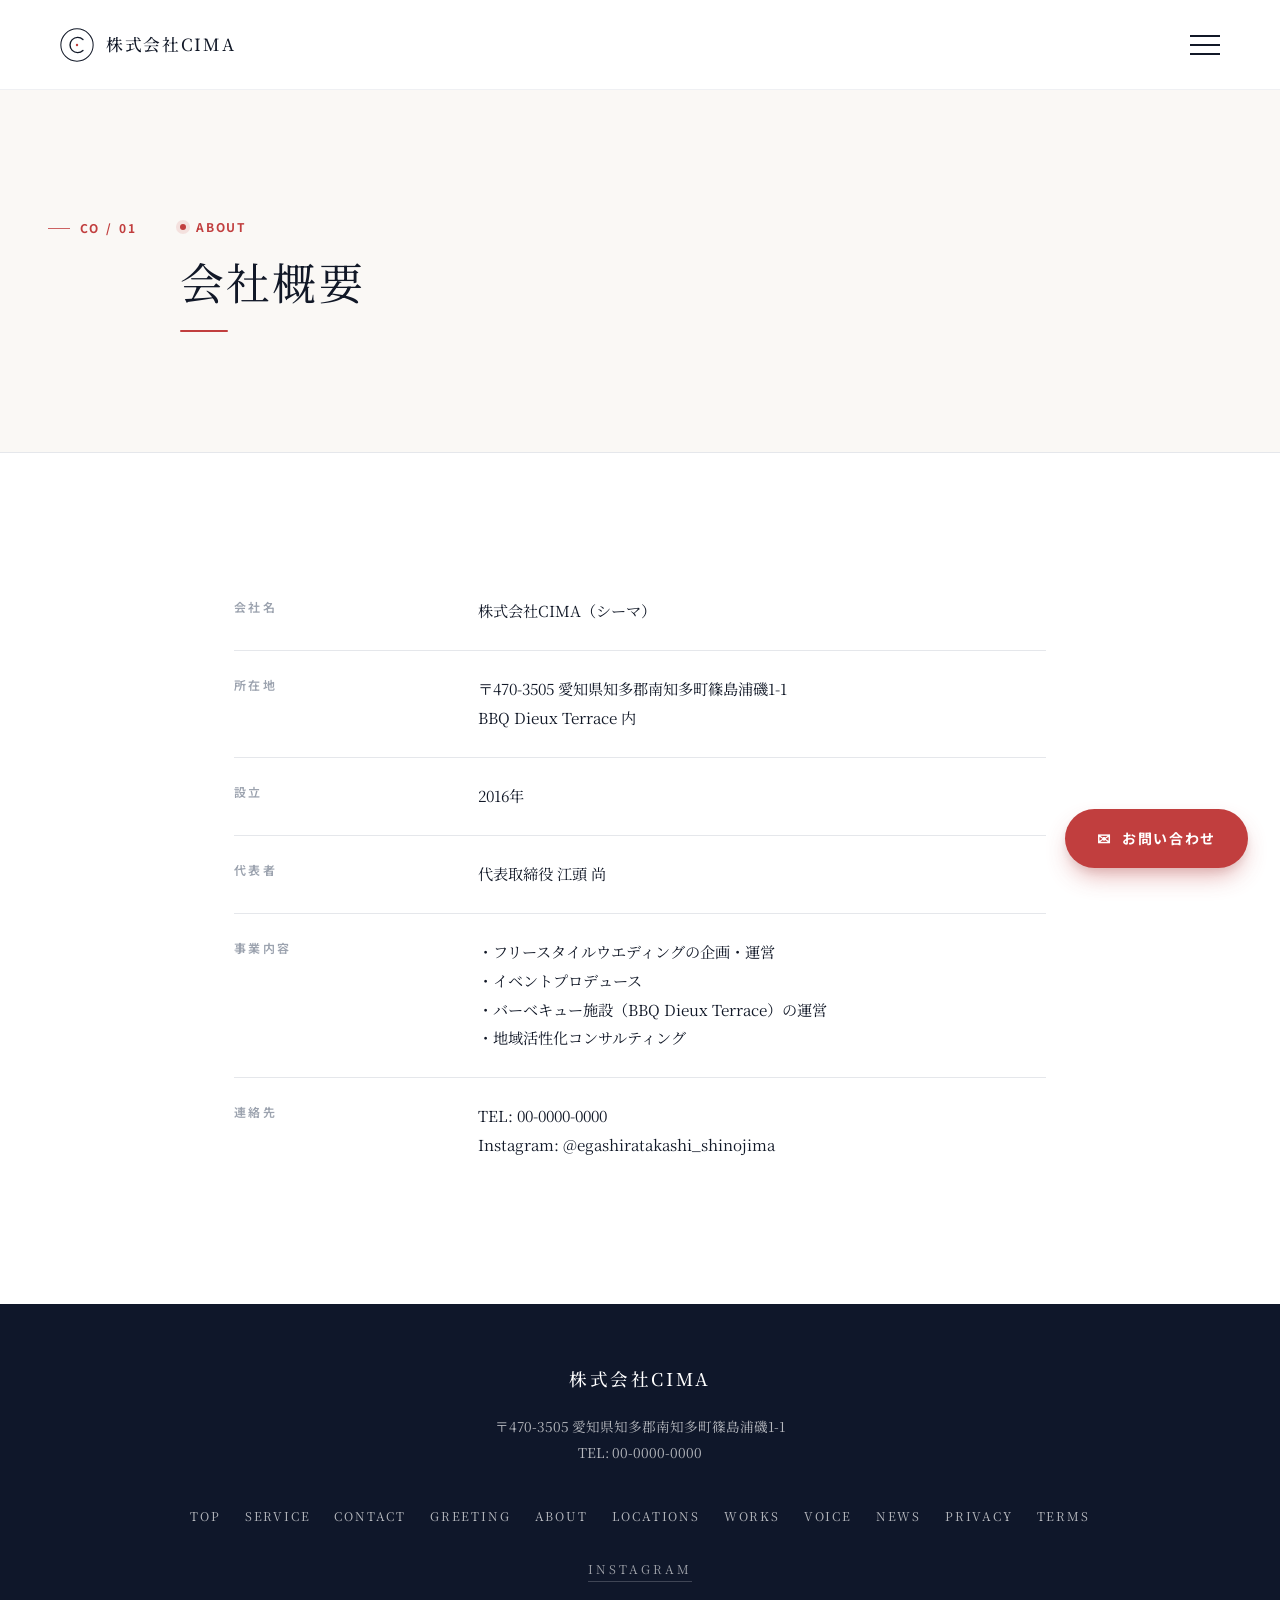
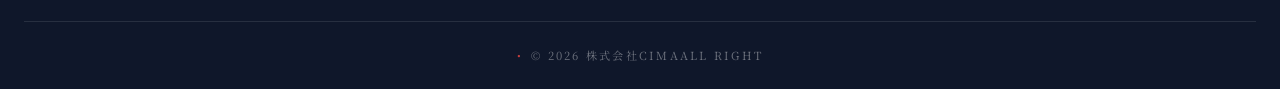
<file: about.html>
<!DOCTYPE html>
<html lang="ja">
<head>
  <meta charset="UTF-8">
  <title>会社概要 | 株式会社CIMA</title>
  <meta name="viewport" content="width=device-width, initial-scale=1.0">
  <meta name="description" content="株式会社CIMAの会社概要。愛知県南知多町・篠島を拠点にフリースタイルウエディングをプロデュースしています。">
  <link rel="preconnect" href="https://fonts.googleapis.com">
  <link rel="preconnect" href="https://fonts.gstatic.com" crossorigin>
  <link href="https://fonts.googleapis.com/css2?family=Noto+Sans+JP:wght@300;400;500;700;900&family=Noto+Serif+JP:wght@300;400;500;700;900&display=swap" rel="stylesheet">
  <link rel="stylesheet" href="css/style.css">
  <script src="js/layout.js" defer></script>
  <script src="js/hamburger.js" defer></script>
  <script src="js/scroll-animation.js" defer></script>
</head>
<body>
  <div data-partial="header"></div>

  <main>
    <section class="sub-hero sec-pad">
      <div class="container">
        <div class="sec-head">
          <span class="sec-num">CO / 01</span>
          <div class="sec-head-inner">
            <p class="sec-label">About</p>
            <h2 class="sec-title">会社概要</h2>
          </div>
        </div>
      </div>
    </section>

    <section class="sec-pad">
      <div class="container" style="max-width: 860px;">
        <table class="info-table fade-in">
          <tr>
            <th>会社名</th>
            <td>株式会社CIMA（シーマ）</td>
          </tr>
          <tr>
            <th>所在地</th>
            <td>〒470-3505 愛知県知多郡南知多町篠島浦磯1-1<br>BBQ Dieux Terrace 内</td>
          </tr>
          <tr>
            <th>設立</th>
            <td>2016年</td>
          </tr>
          <tr>
            <th>代表者</th>
            <td>代表取締役 江頭 尚</td>
          </tr>
          <tr>
            <th>事業内容</th>
            <td>
              ・フリースタイルウエディングの企画・運営<br>
              ・イベントプロデュース<br>
              ・バーベキュー施設（BBQ Dieux Terrace）の運営<br>
              ・地域活性化コンサルティング
            </td>
          </tr>
          <tr>
            <th>連絡先</th>
            <td>TEL: 00-0000-0000<br>Instagram: @egashiratakashi_shinojima</td>
          </tr>
        </table>
      </div>
    </section>
  </main>

  <div data-partial="footer"></div>
  <div data-partial="floating"></div>
</body>
</html>
</file>
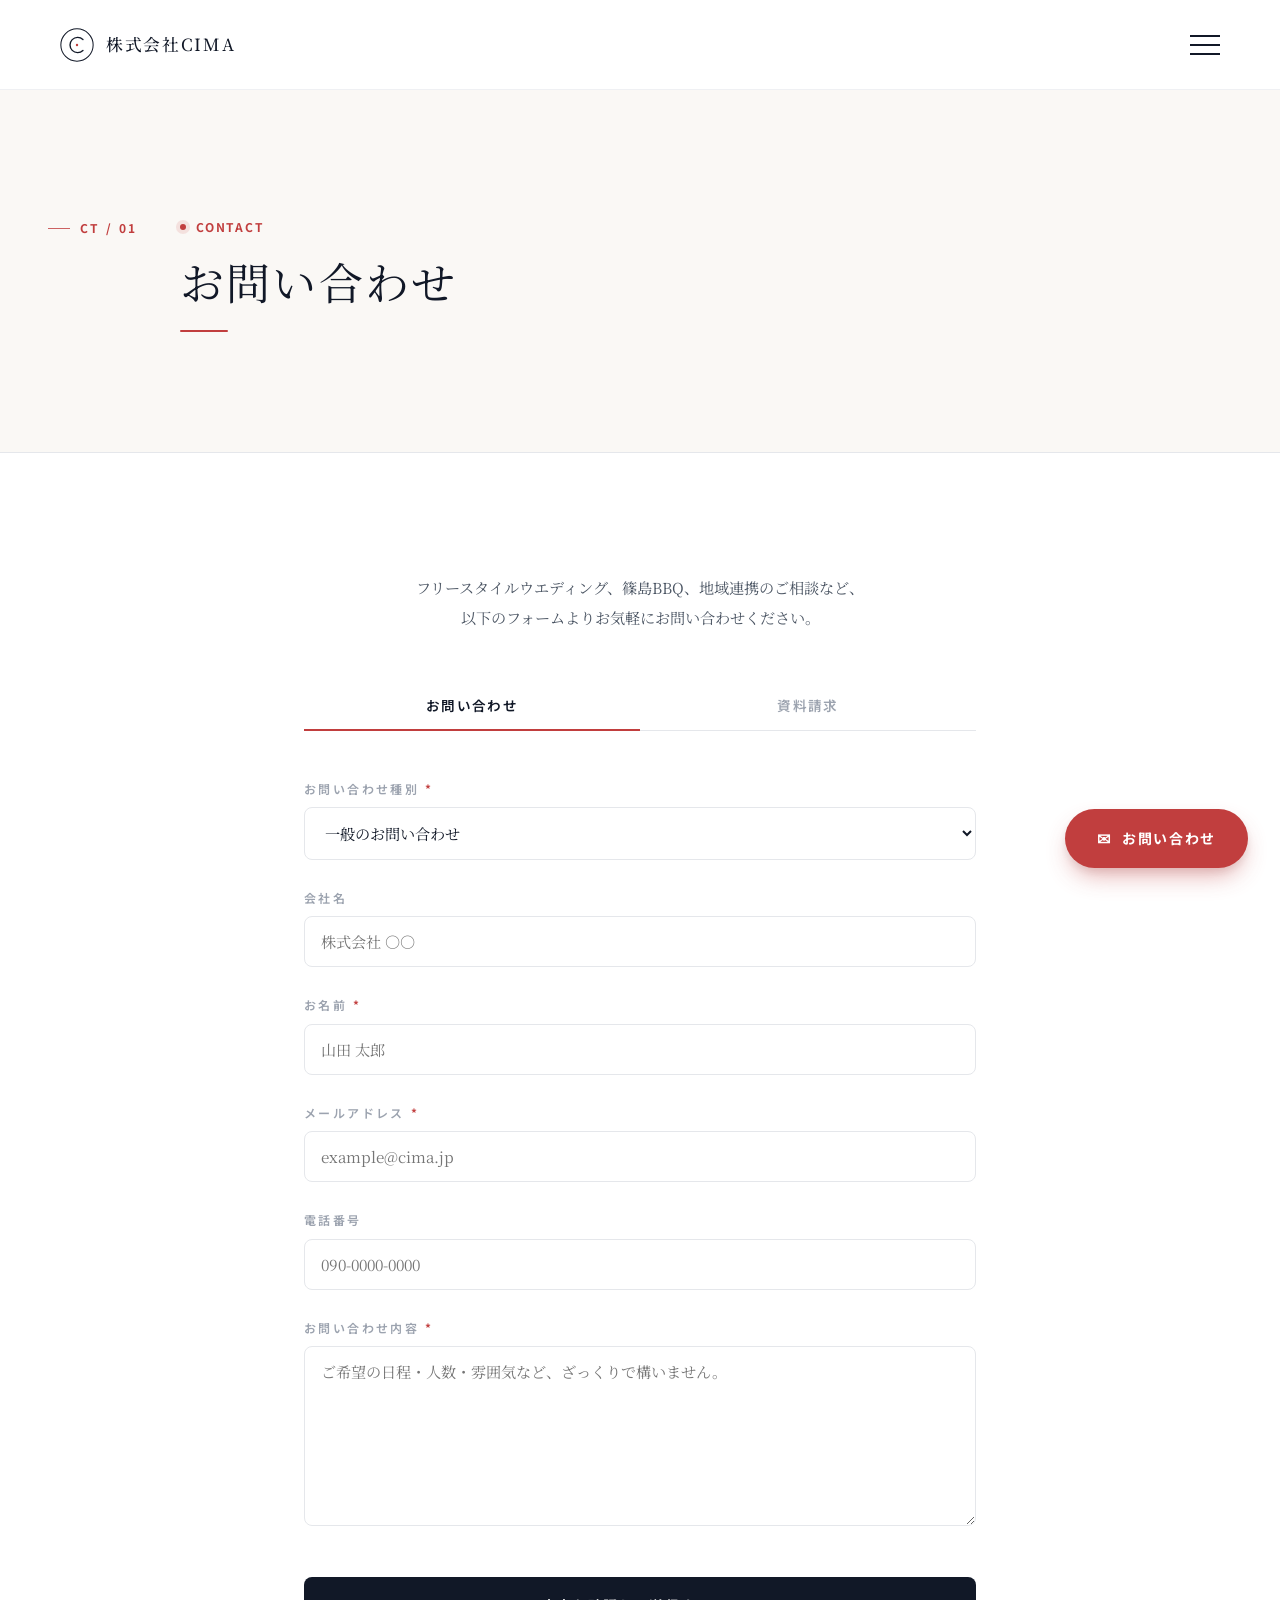
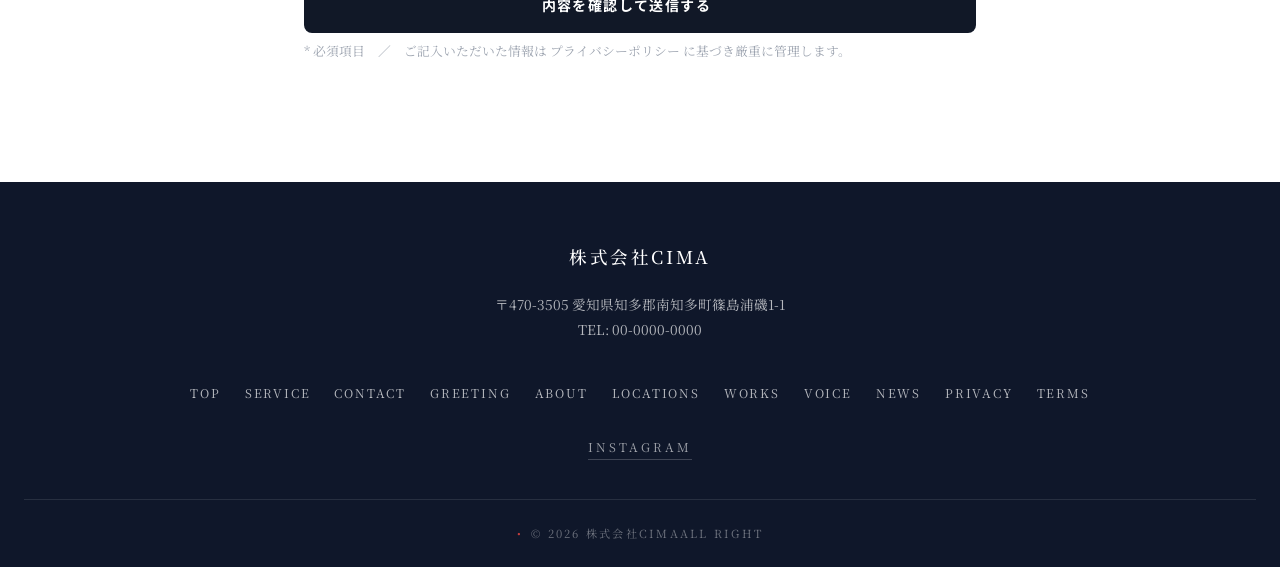
<file: contact.html>
<!DOCTYPE html>
<html lang="ja">
<head>
  <meta charset="UTF-8">
  <title>お問い合わせ | 株式会社CIMA</title>
  <meta name="viewport" content="width=device-width, initial-scale=1.0">
  <meta name="description" content="株式会社CIMAへのお問い合わせ・資料請求はこちら。フリースタイルウエディング、篠島でのイベントのご相談を承ります。">
  <link rel="preconnect" href="https://fonts.googleapis.com">
  <link rel="preconnect" href="https://fonts.gstatic.com" crossorigin>
  <link href="https://fonts.googleapis.com/css2?family=Noto+Sans+JP:wght@300;400;500;700;900&family=Noto+Serif+JP:wght@300;400;500;700;900&display=swap" rel="stylesheet">
  <link rel="stylesheet" href="css/style.css">
  <script src="js/layout.js" defer></script>
  <script src="js/hamburger.js" defer></script>
  <script src="js/form-tabs.js" defer></script>
  <script src="js/scroll-animation.js" defer></script>
</head>
<body>
  <div data-partial="header"></div>

  <main>
    <section class="sub-hero sec-pad">
      <div class="container">
        <div class="sec-head">
          <span class="sec-num">CT / 01</span>
          <div class="sec-head-inner">
            <p class="sec-label">Contact</p>
            <h2 class="sec-title">お問い合わせ</h2>
          </div>
        </div>
      </div>
    </section>

    <section class="sec-pad">
      <div class="container form-wrap">
        <p class="form-intro">
          フリースタイルウエディング、篠島BBQ、地域連携のご相談など、<br>
          以下のフォームよりお気軽にお問い合わせください。
        </p>

        <div class="form-tabs">
          <button class="form-tab active" data-type="inquiry">お問い合わせ</button>
          <button class="form-tab" data-type="document">資料請求</button>
        </div>

        <form action="#" method="POST" class="form-card">
          <div id="inquiry-panel" class="form-panel active">
            <div class="form-field">
              <label class="form-label" for="type">お問い合わせ種別<span class="req">*</span></label>
              <select id="type" class="form-select" name="type">
                <option value="general">一般のお問い合わせ</option>
                <option value="wedding">ウエディングについて</option>
                <option value="event">イベント / BBQ について</option>
                <option value="region">地域連携 / プロデュース</option>
                <option value="other">その他</option>
              </select>
            </div>
          </div>

          <div id="document-panel" class="form-panel">
            <div class="form-field">
              <label class="form-label" for="document_type">資料請求の内容<span class="req">*</span></label>
              <select id="document_type" class="form-select" name="document_type">
                <option value="company">会社案内</option>
                <option value="wedding">ウエディングプラン資料</option>
                <option value="venue">ロケーション・会場資料</option>
              </select>
            </div>
          </div>

          <div class="form-field">
            <label class="form-label" for="company">会社名</label>
            <input id="company" type="text" class="form-input" name="company" placeholder="株式会社 ○○">
          </div>
          <div class="form-field">
            <label class="form-label" for="name">お名前<span class="req">*</span></label>
            <input id="name" type="text" class="form-input" name="name" placeholder="山田 太郎" required>
          </div>
          <div class="form-field">
            <label class="form-label" for="email">メールアドレス<span class="req">*</span></label>
            <input id="email" type="email" class="form-input" name="email" placeholder="example@cima.jp" required>
          </div>
          <div class="form-field">
            <label class="form-label" for="phone">電話番号</label>
            <input id="phone" type="tel" class="form-input" name="phone" placeholder="090-0000-0000">
          </div>
          <div class="form-field">
            <label class="form-label" for="message">お問い合わせ内容<span class="req">*</span></label>
            <textarea id="message" class="form-textarea" name="message" placeholder="ご希望の日程・人数・雰囲気など、ざっくりで構いません。" required></textarea>
          </div>

          <button type="submit" class="btn btn-primary form-submit">内容を確認して送信する</button>
          <p class="form-note">* 必須項目　／　ご記入いただいた情報は <a href="privacy.html">プライバシーポリシー</a> に基づき厳重に管理します。</p>
        </form>
      </div>
    </section>
  </main>

  <div data-partial="footer"></div>
  <div data-partial="floating"></div>
</body>
</html>
</file>
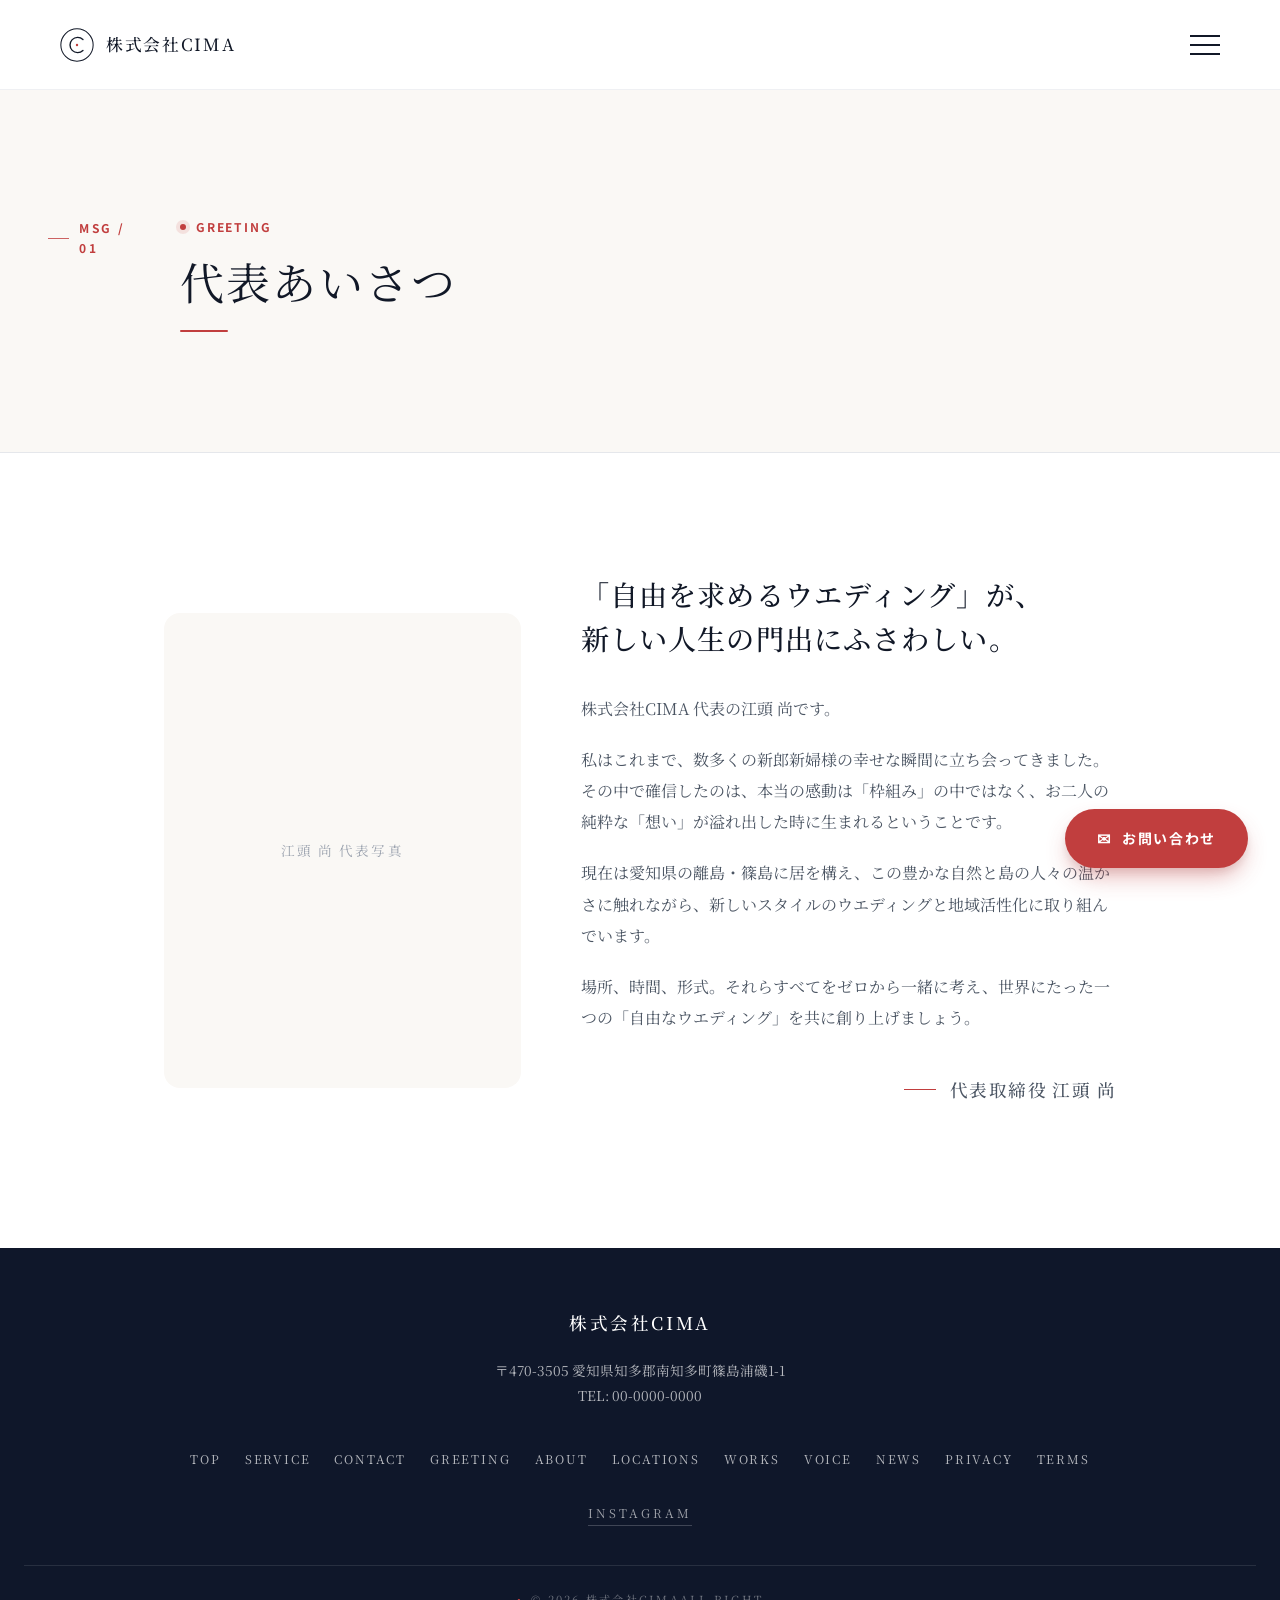
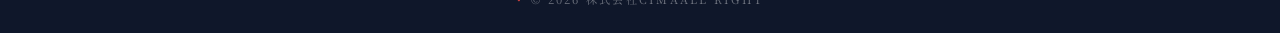
<file: greeting.html>
<!DOCTYPE html>
<html lang="ja">
<head>
  <meta charset="UTF-8">
  <title>代表あいさつ | 株式会社CIMA</title>
  <meta name="viewport" content="width=device-width, initial-scale=1.0">
  <link rel="preconnect" href="https://fonts.googleapis.com">
  <link rel="preconnect" href="https://fonts.gstatic.com" crossorigin>
  <link href="https://fonts.googleapis.com/css2?family=Noto+Sans+JP:wght@300;400;500;700;900&family=Noto+Serif+JP:wght@300;400;500;700;900&display=swap" rel="stylesheet">
  <link rel="stylesheet" href="css/style.css">
  <script src="js/layout.js" defer></script>
  <script src="js/hamburger.js" defer></script>
  <script src="js/scroll-animation.js" defer></script>
</head>
<body>
  <div data-partial="header"></div>

  <main>
    <section class="sub-hero sec-pad bg-gray">
      <div class="container">
        <div class="sec-head">
          <span class="sec-num">MSG / 01</span>
          <div class="sec-head-inner">
            <p class="sec-label">Greeting</p>
            <h2 class="sec-title">代表あいさつ</h2>
          </div>
        </div>
      </div>
    </section>

    <section class="sec-pad">
      <div class="container greeting-container">
        <div class="greeting-grid">
          <div class="fade-in">
            <div class="greeting-photo">
              <div class="greeting-photo-placeholder">江頭 尚 代表写真</div>
            </div>
          </div>
          <div class="fade-in">
            <h3 class="greeting-lead">「自由を求めるウエディング」が、<br>新しい人生の門出にふさわしい。</h3>
            <p>株式会社CIMA 代表の江頭 尚です。</p>
            <p>私はこれまで、数多くの新郎新婦様の幸せな瞬間に立ち会ってきました。その中で確信したのは、本当の感動は「枠組み」の中ではなく、お二人の純粋な「想い」が溢れ出した時に生まれるということです。</p>
            <p>現在は愛知県の離島・篠島に居を構え、この豊かな自然と島の人々の温かさに触れながら、新しいスタイルのウエディングと地域活性化に取り組んでいます。</p>
            <p>場所、時間、形式。それらすべてをゼロから一緒に考え、世界にたった一つの「自由なウエディング」を共に創り上げましょう。</p>
            <p class="greeting-sign">代表取締役 江頭 尚</p>
          </div>
        </div>
      </div>
    </section>
  </main>

  <div data-partial="footer"></div>
  <div data-partial="floating"></div>
</body>
</html>
</file>
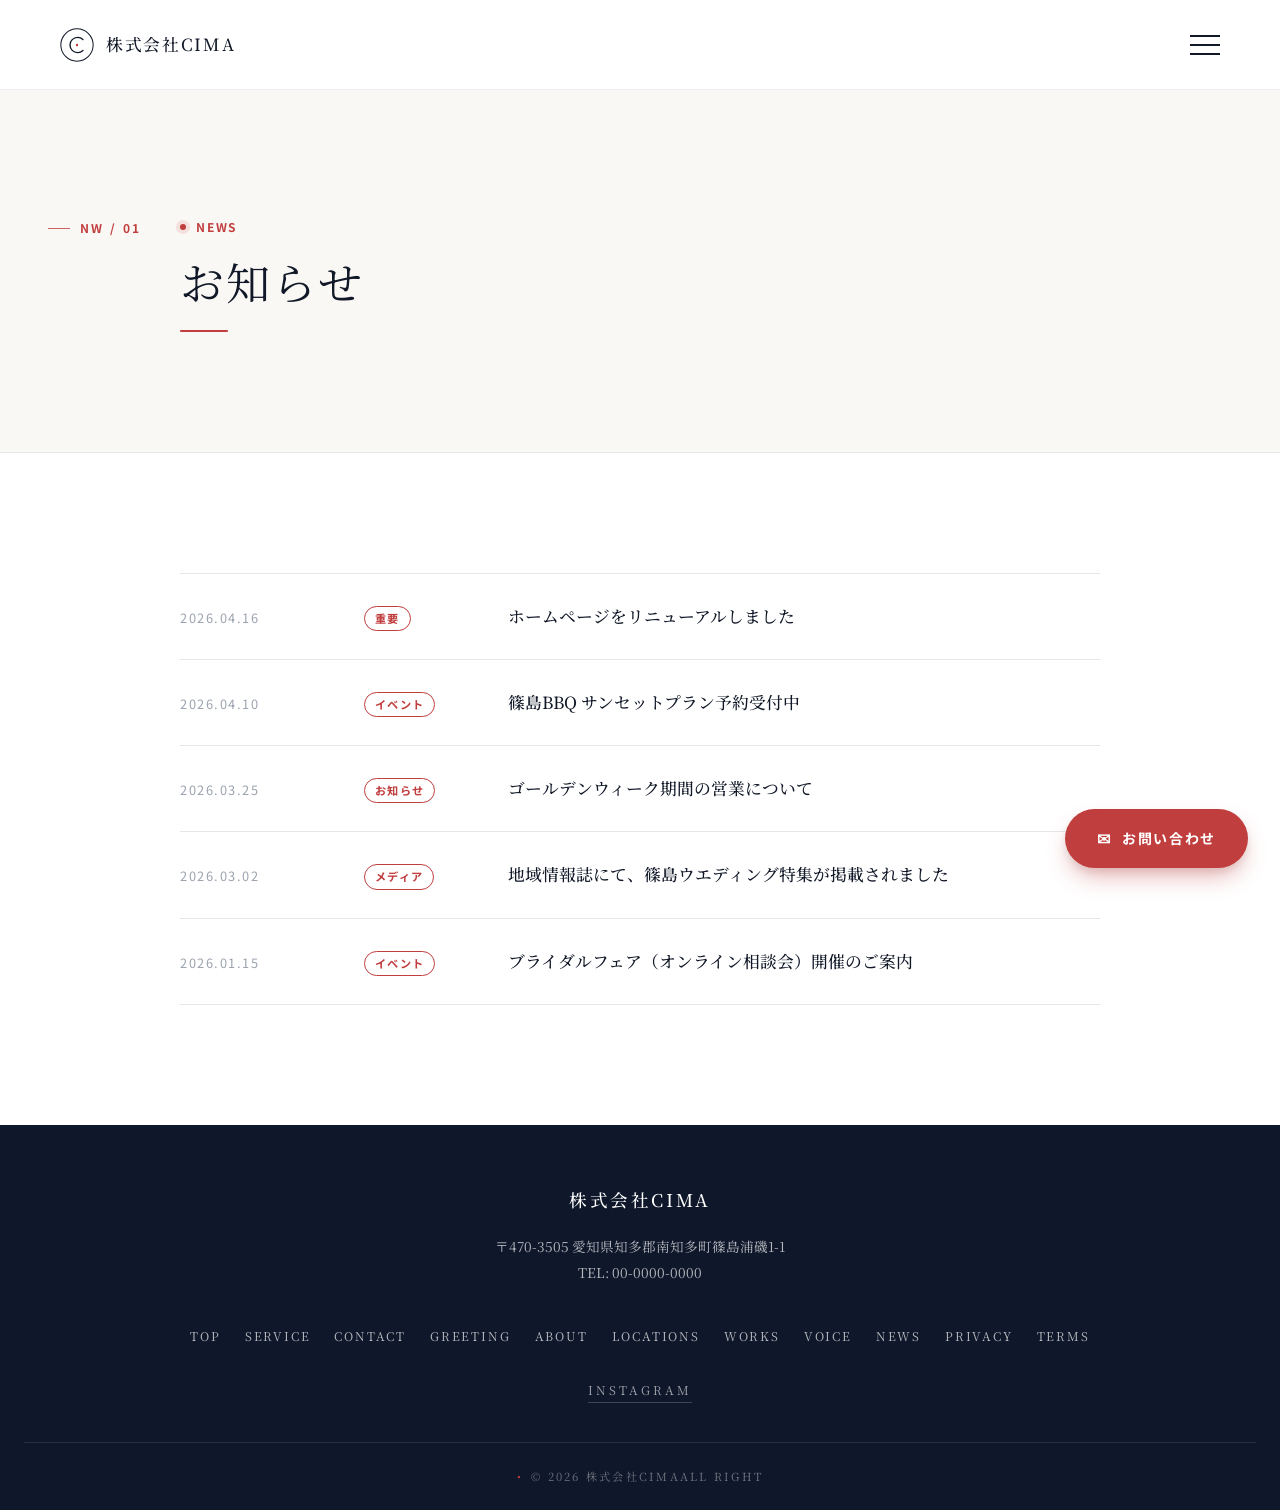
<file: news.html>
<!DOCTYPE html>
<html lang="ja">
<head>
  <meta charset="UTF-8">
  <title>お知らせ | 株式会社CIMA</title>
  <meta name="viewport" content="width=device-width, initial-scale=1.0">
  <meta name="description" content="株式会社CIMAからのお知らせ・最新情報。">
  <link rel="preconnect" href="https://fonts.googleapis.com">
  <link rel="preconnect" href="https://fonts.gstatic.com" crossorigin>
  <link href="https://fonts.googleapis.com/css2?family=Noto+Sans+JP:wght@300;400;500;700;900&family=Noto+Serif+JP:wght@300;400;500;700;900&display=swap" rel="stylesheet">
  <link rel="stylesheet" href="css/style.css">
  <script src="js/layout.js" defer></script>
  <script src="js/hamburger.js" defer></script>
  <script src="js/scroll-animation.js" defer></script>
</head>
<body>
  <div data-partial="header"></div>

  <main>
    <section class="sub-hero sec-pad">
      <div class="container">
        <div class="sec-head">
          <span class="sec-num">NW / 01</span>
          <div class="sec-head-inner">
            <p class="sec-label">News</p>
            <h2 class="sec-title">お知らせ</h2>
          </div>
        </div>
      </div>
    </section>

    <section class="sec-pad">
      <div class="container">
        <div class="post-list fade-in">
          <a href="#" class="post-item">
            <span class="post-date">2026.04.16</span>
            <span class="post-category">重要</span>
            <span class="post-title">ホームページをリニューアルしました</span>
          </a>
          <a href="#" class="post-item">
            <span class="post-date">2026.04.10</span>
            <span class="post-category">イベント</span>
            <span class="post-title">篠島BBQ サンセットプラン予約受付中</span>
          </a>
          <a href="#" class="post-item">
            <span class="post-date">2026.03.25</span>
            <span class="post-category">お知らせ</span>
            <span class="post-title">ゴールデンウィーク期間の営業について</span>
          </a>
          <a href="#" class="post-item">
            <span class="post-date">2026.03.02</span>
            <span class="post-category">メディア</span>
            <span class="post-title">地域情報誌にて、篠島ウエディング特集が掲載されました</span>
          </a>
          <a href="#" class="post-item">
            <span class="post-date">2026.01.15</span>
            <span class="post-category">イベント</span>
            <span class="post-title">ブライダルフェア（オンライン相談会）開催のご案内</span>
          </a>
        </div>
      </div>
    </section>
  </main>

  <div data-partial="footer"></div>
  <div data-partial="floating"></div>
</body>
</html>
</file>
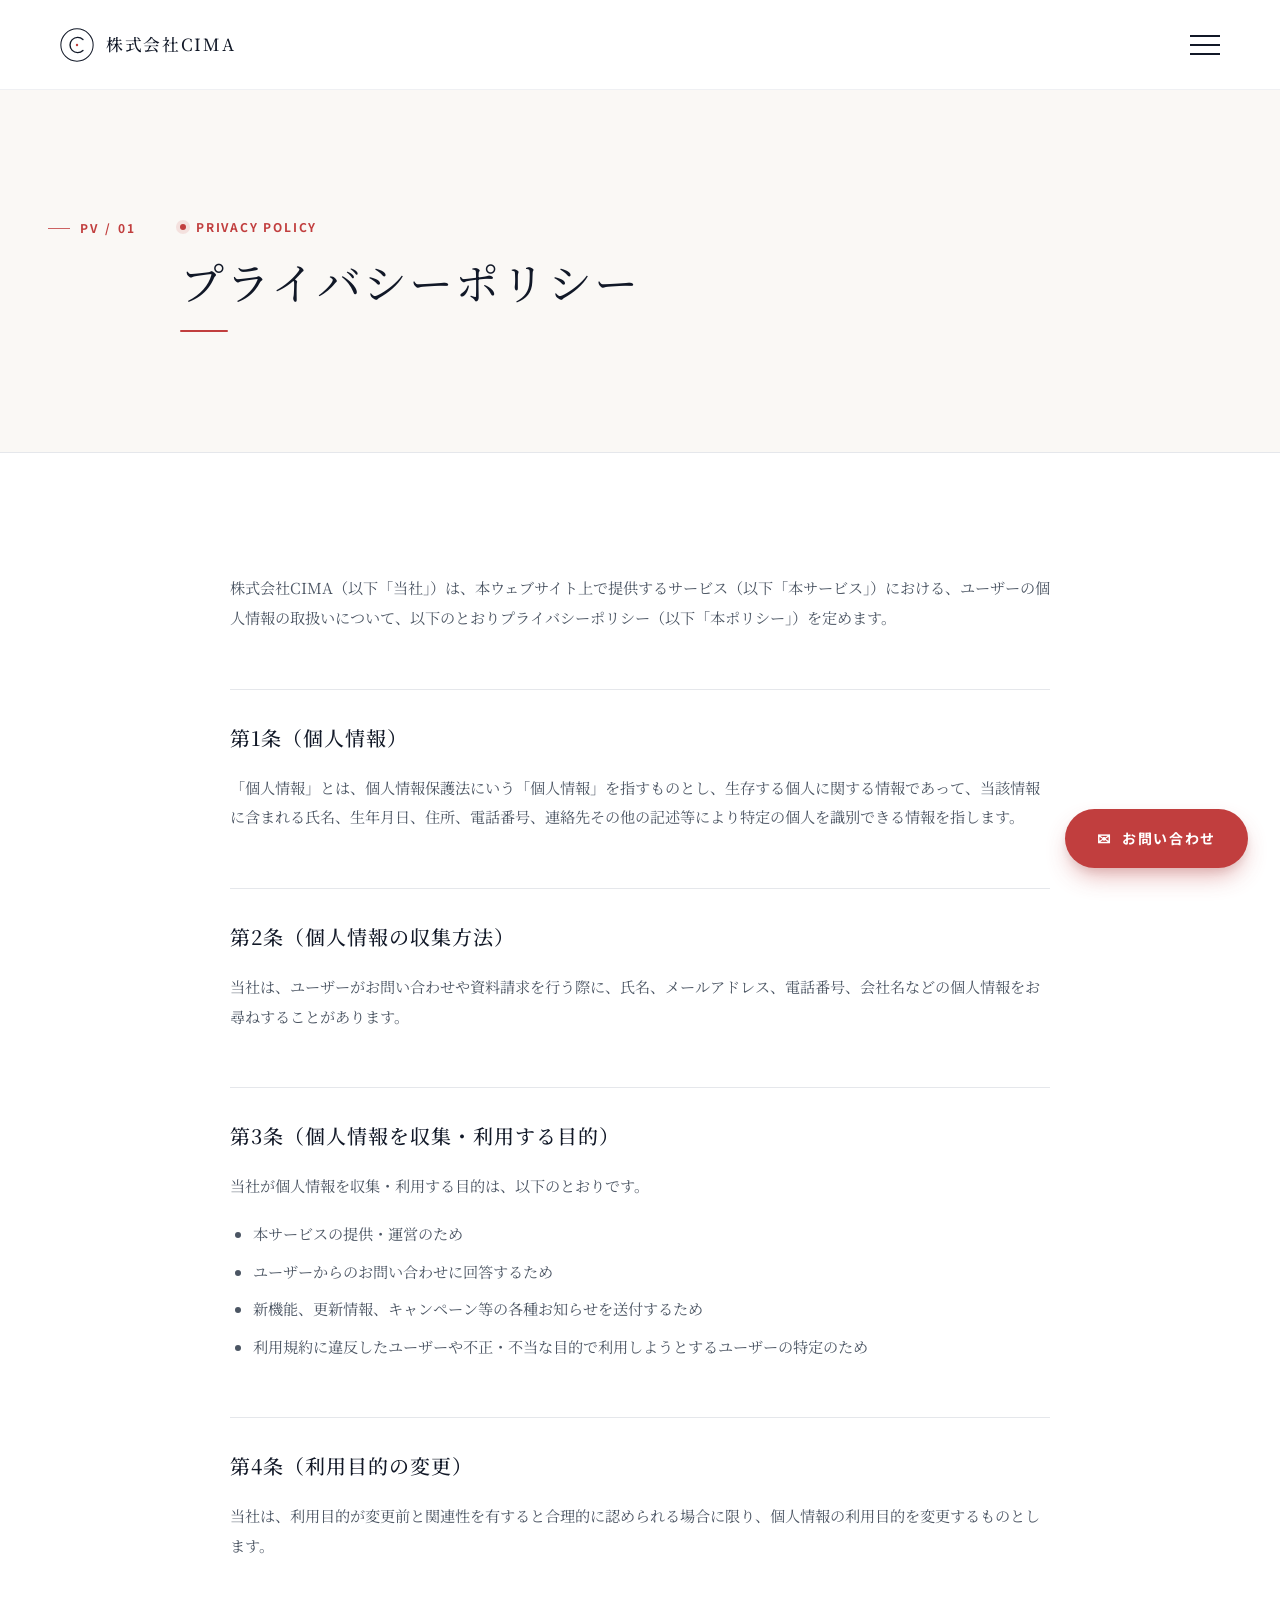
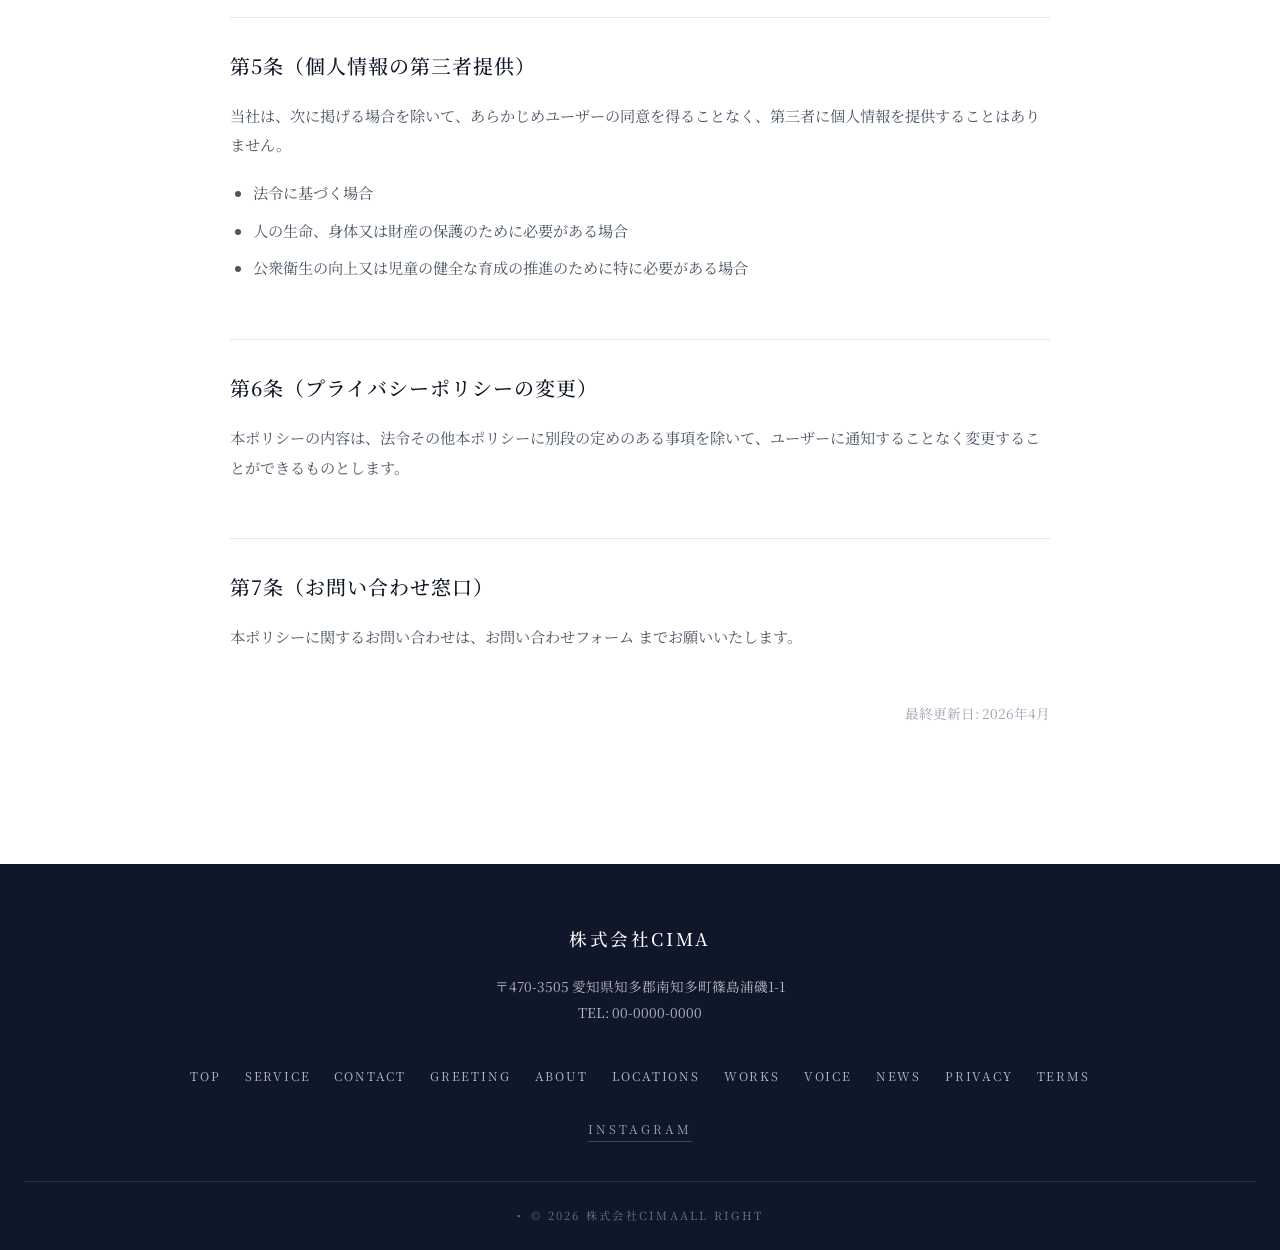
<file: privacy.html>
<!DOCTYPE html>
<html lang="ja">
<head>
  <meta charset="UTF-8">
  <title>プライバシーポリシー | 株式会社CIMA</title>
  <meta name="viewport" content="width=device-width, initial-scale=1.0">
  <meta name="description" content="株式会社CIMAのプライバシーポリシー。個人情報の取扱いに関する基本方針。">
  <link rel="preconnect" href="https://fonts.googleapis.com">
  <link rel="preconnect" href="https://fonts.gstatic.com" crossorigin>
  <link href="https://fonts.googleapis.com/css2?family=Noto+Sans+JP:wght@300;400;500;700;900&family=Noto+Serif+JP:wght@300;400;500;700;900&display=swap" rel="stylesheet">
  <link rel="stylesheet" href="css/style.css">
  <script src="js/layout.js" defer></script>
  <script src="js/hamburger.js" defer></script>
  <script src="js/scroll-animation.js" defer></script>
</head>
<body>
  <div data-partial="header"></div>

  <main>
    <section class="sub-hero sec-pad">
      <div class="container">
        <div class="sec-head">
          <span class="sec-num">PV / 01</span>
          <div class="sec-head-inner">
            <p class="sec-label">Privacy Policy</p>
            <h2 class="sec-title">プライバシーポリシー</h2>
          </div>
        </div>
      </div>
    </section>

    <section class="sec-pad">
      <div class="container">
        <div class="legal-body fade-in">
          <p>株式会社CIMA（以下「当社」）は、本ウェブサイト上で提供するサービス（以下「本サービス」）における、ユーザーの個人情報の取扱いについて、以下のとおりプライバシーポリシー（以下「本ポリシー」）を定めます。</p>

          <h3>第1条（個人情報）</h3>
          <p>「個人情報」とは、個人情報保護法にいう「個人情報」を指すものとし、生存する個人に関する情報であって、当該情報に含まれる氏名、生年月日、住所、電話番号、連絡先その他の記述等により特定の個人を識別できる情報を指します。</p>

          <h3>第2条（個人情報の収集方法）</h3>
          <p>当社は、ユーザーがお問い合わせや資料請求を行う際に、氏名、メールアドレス、電話番号、会社名などの個人情報をお尋ねすることがあります。</p>

          <h3>第3条（個人情報を収集・利用する目的）</h3>
          <p>当社が個人情報を収集・利用する目的は、以下のとおりです。</p>
          <ul>
            <li>本サービスの提供・運営のため</li>
            <li>ユーザーからのお問い合わせに回答するため</li>
            <li>新機能、更新情報、キャンペーン等の各種お知らせを送付するため</li>
            <li>利用規約に違反したユーザーや不正・不当な目的で利用しようとするユーザーの特定のため</li>
          </ul>

          <h3>第4条（利用目的の変更）</h3>
          <p>当社は、利用目的が変更前と関連性を有すると合理的に認められる場合に限り、個人情報の利用目的を変更するものとします。</p>

          <h3>第5条（個人情報の第三者提供）</h3>
          <p>当社は、次に掲げる場合を除いて、あらかじめユーザーの同意を得ることなく、第三者に個人情報を提供することはありません。</p>
          <ul>
            <li>法令に基づく場合</li>
            <li>人の生命、身体又は財産の保護のために必要がある場合</li>
            <li>公衆衛生の向上又は児童の健全な育成の推進のために特に必要がある場合</li>
          </ul>

          <h3>第6条（プライバシーポリシーの変更）</h3>
          <p>本ポリシーの内容は、法令その他本ポリシーに別段の定めのある事項を除いて、ユーザーに通知することなく変更することができるものとします。</p>

          <h3>第7条（お問い合わせ窓口）</h3>
          <p>本ポリシーに関するお問い合わせは、<a href="contact.html">お問い合わせフォーム</a> までお願いいたします。</p>

          <p style="margin-top: 48px; text-align: right; color: var(--ink-muted); font-size: 0.85rem;">最終更新日: 2026年4月</p>
        </div>
      </div>
    </section>
  </main>

  <div data-partial="footer"></div>
  <div data-partial="floating"></div>
</body>
</html>
</file>
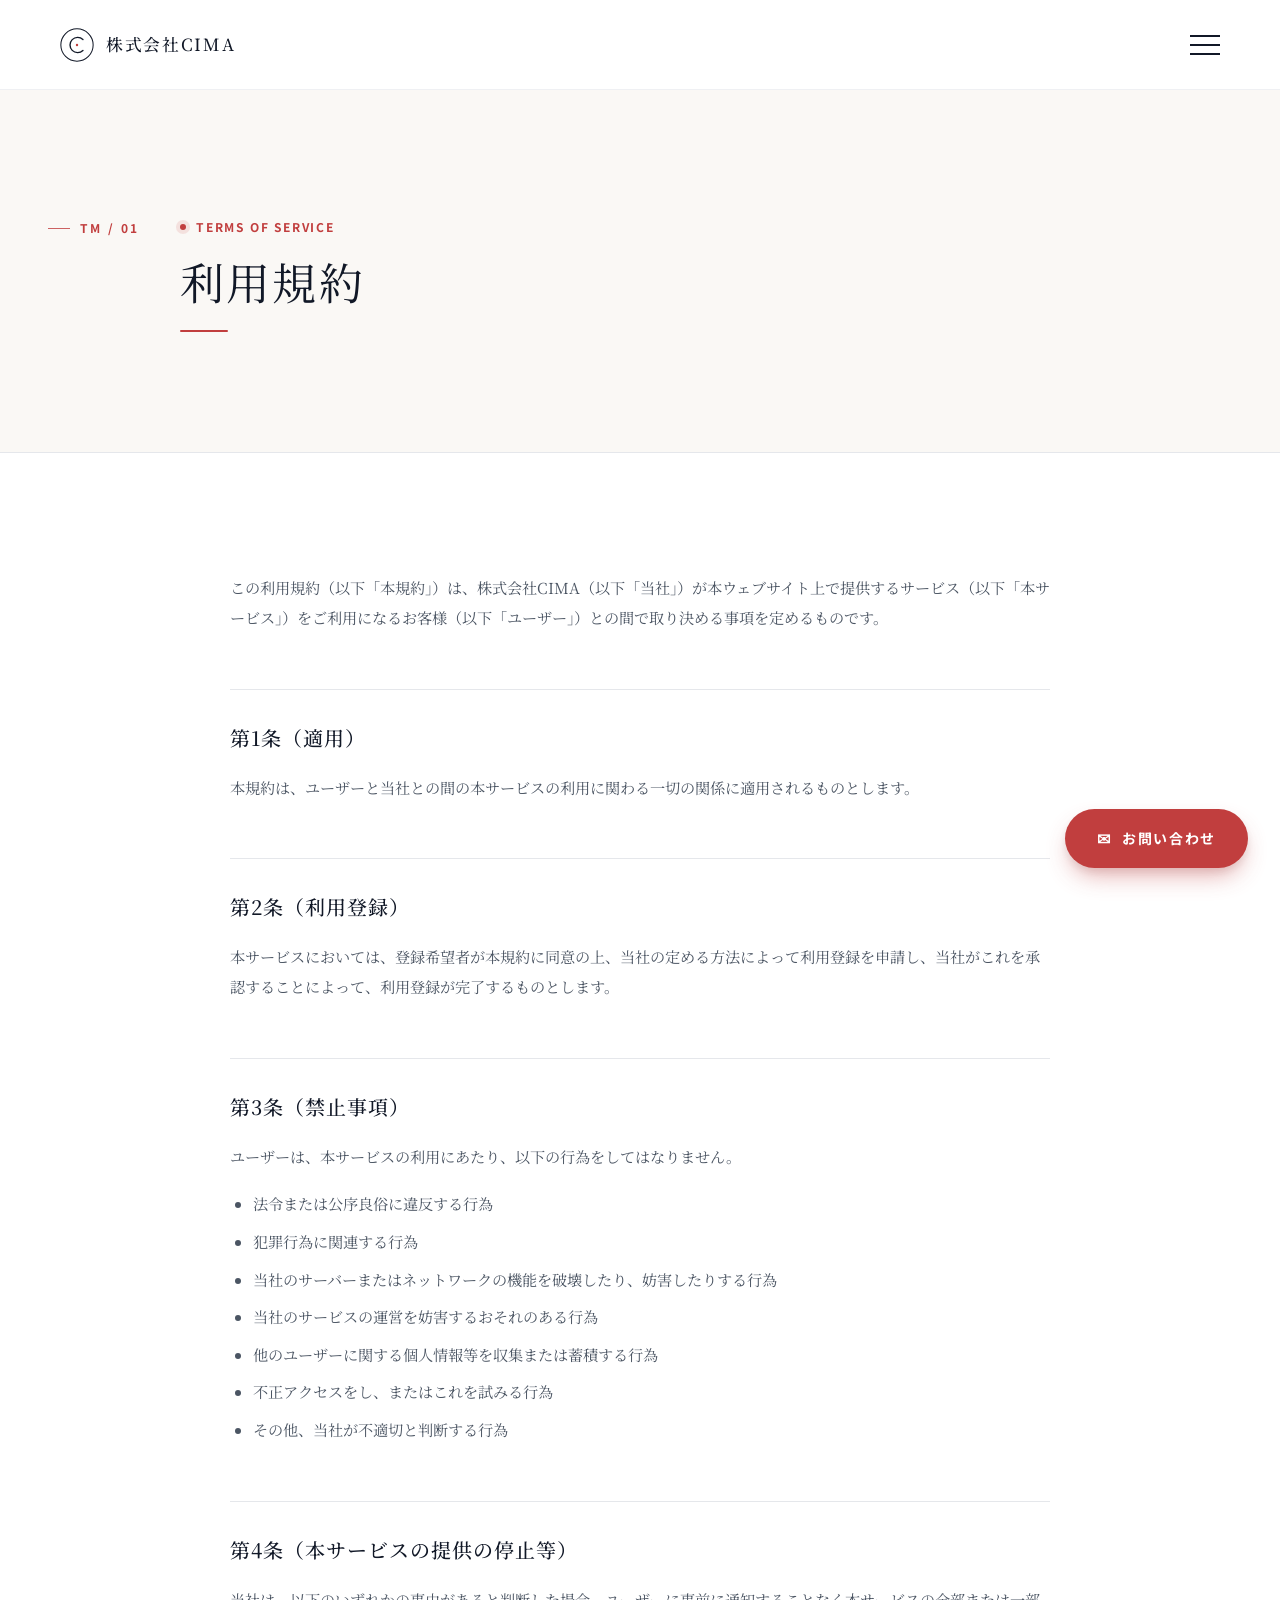
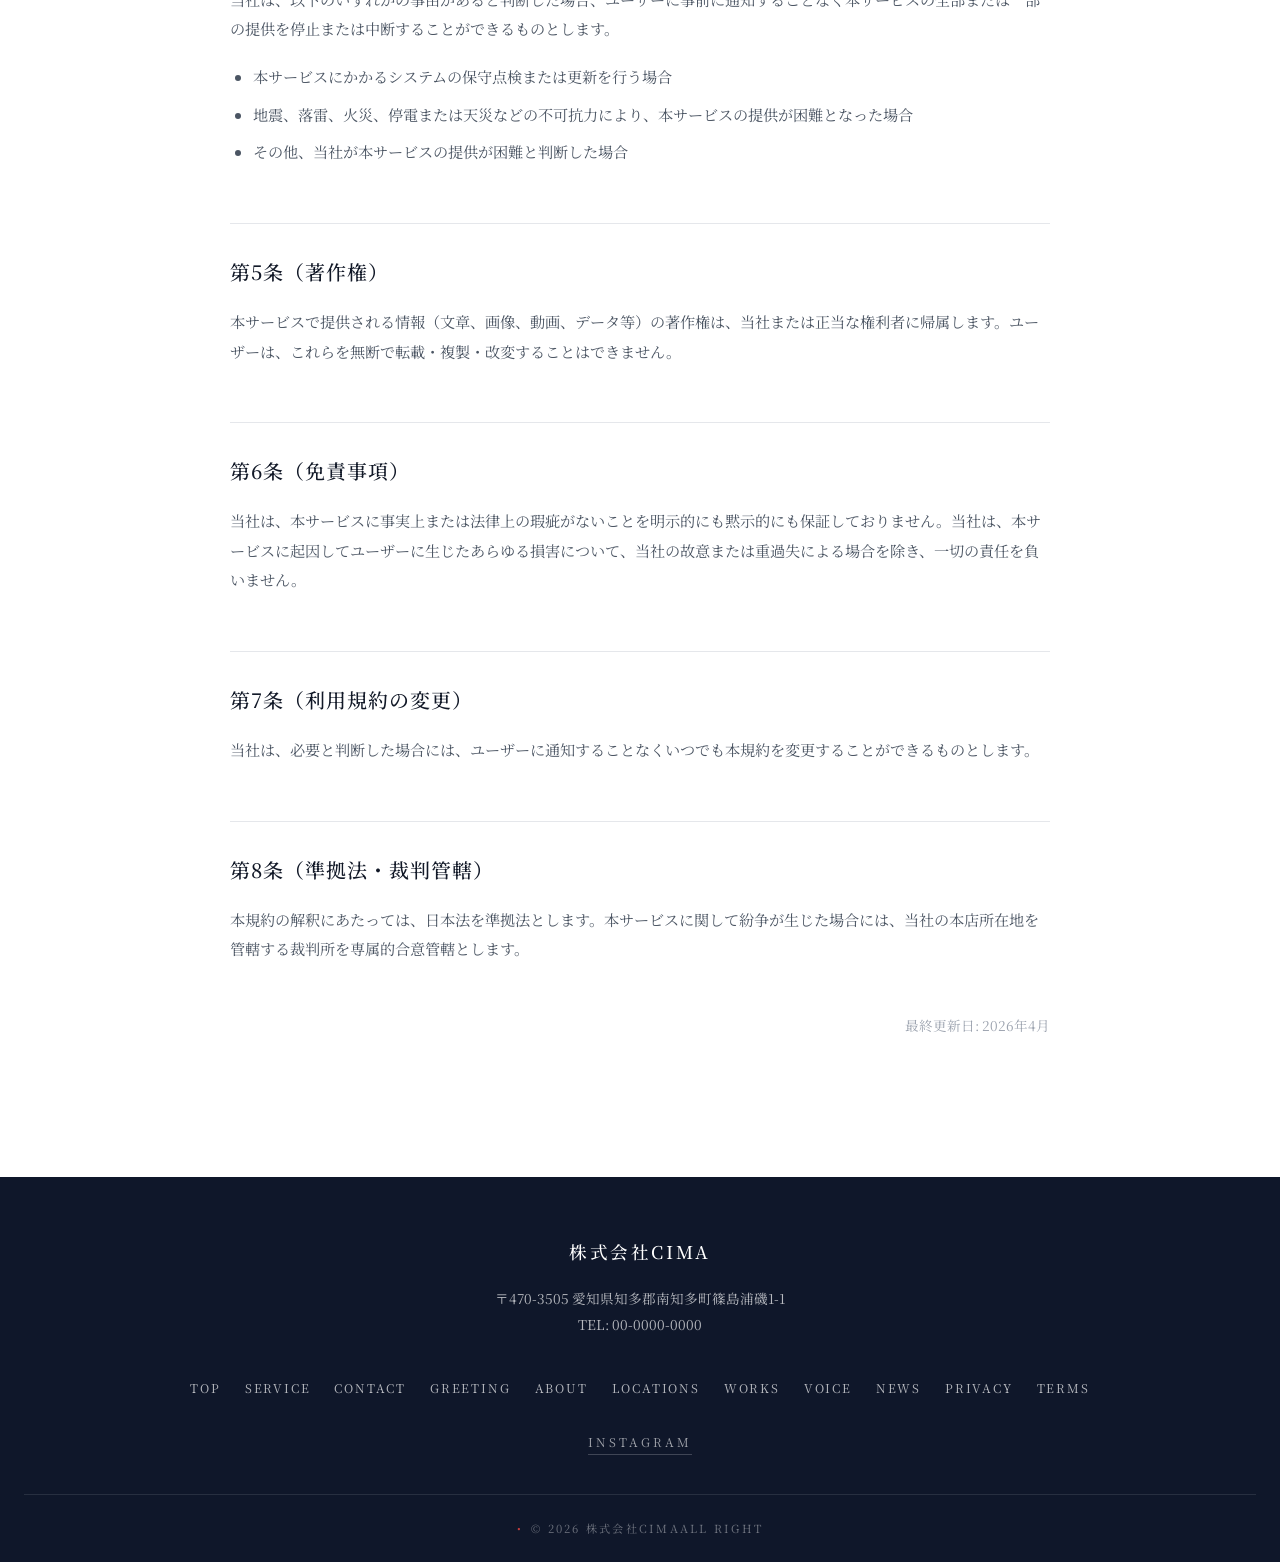
<file: terms.html>
<!DOCTYPE html>
<html lang="ja">
<head>
  <meta charset="UTF-8">
  <title>利用規約 | 株式会社CIMA</title>
  <meta name="viewport" content="width=device-width, initial-scale=1.0">
  <meta name="description" content="株式会社CIMAの利用規約。本サービスの利用にあたって遵守いただく事項。">
  <link rel="preconnect" href="https://fonts.googleapis.com">
  <link rel="preconnect" href="https://fonts.gstatic.com" crossorigin>
  <link href="https://fonts.googleapis.com/css2?family=Noto+Sans+JP:wght@300;400;500;700;900&family=Noto+Serif+JP:wght@300;400;500;700;900&display=swap" rel="stylesheet">
  <link rel="stylesheet" href="css/style.css">
  <script src="js/layout.js" defer></script>
  <script src="js/hamburger.js" defer></script>
  <script src="js/scroll-animation.js" defer></script>
</head>
<body>
  <div data-partial="header"></div>

  <main>
    <section class="sub-hero sec-pad">
      <div class="container">
        <div class="sec-head">
          <span class="sec-num">TM / 01</span>
          <div class="sec-head-inner">
            <p class="sec-label">Terms of Service</p>
            <h2 class="sec-title">利用規約</h2>
          </div>
        </div>
      </div>
    </section>

    <section class="sec-pad">
      <div class="container">
        <div class="legal-body fade-in">
          <p>この利用規約（以下「本規約」）は、株式会社CIMA（以下「当社」）が本ウェブサイト上で提供するサービス（以下「本サービス」）をご利用になるお客様（以下「ユーザー」）との間で取り決める事項を定めるものです。</p>

          <h3>第1条（適用）</h3>
          <p>本規約は、ユーザーと当社との間の本サービスの利用に関わる一切の関係に適用されるものとします。</p>

          <h3>第2条（利用登録）</h3>
          <p>本サービスにおいては、登録希望者が本規約に同意の上、当社の定める方法によって利用登録を申請し、当社がこれを承認することによって、利用登録が完了するものとします。</p>

          <h3>第3条（禁止事項）</h3>
          <p>ユーザーは、本サービスの利用にあたり、以下の行為をしてはなりません。</p>
          <ul>
            <li>法令または公序良俗に違反する行為</li>
            <li>犯罪行為に関連する行為</li>
            <li>当社のサーバーまたはネットワークの機能を破壊したり、妨害したりする行為</li>
            <li>当社のサービスの運営を妨害するおそれのある行為</li>
            <li>他のユーザーに関する個人情報等を収集または蓄積する行為</li>
            <li>不正アクセスをし、またはこれを試みる行為</li>
            <li>その他、当社が不適切と判断する行為</li>
          </ul>

          <h3>第4条（本サービスの提供の停止等）</h3>
          <p>当社は、以下のいずれかの事由があると判断した場合、ユーザーに事前に通知することなく本サービスの全部または一部の提供を停止または中断することができるものとします。</p>
          <ul>
            <li>本サービスにかかるシステムの保守点検または更新を行う場合</li>
            <li>地震、落雷、火災、停電または天災などの不可抗力により、本サービスの提供が困難となった場合</li>
            <li>その他、当社が本サービスの提供が困難と判断した場合</li>
          </ul>

          <h3>第5条（著作権）</h3>
          <p>本サービスで提供される情報（文章、画像、動画、データ等）の著作権は、当社または正当な権利者に帰属します。ユーザーは、これらを無断で転載・複製・改変することはできません。</p>

          <h3>第6条（免責事項）</h3>
          <p>当社は、本サービスに事実上または法律上の瑕疵がないことを明示的にも黙示的にも保証しておりません。当社は、本サービスに起因してユーザーに生じたあらゆる損害について、当社の故意または重過失による場合を除き、一切の責任を負いません。</p>

          <h3>第7条（利用規約の変更）</h3>
          <p>当社は、必要と判断した場合には、ユーザーに通知することなくいつでも本規約を変更することができるものとします。</p>

          <h3>第8条（準拠法・裁判管轄）</h3>
          <p>本規約の解釈にあたっては、日本法を準拠法とします。本サービスに関して紛争が生じた場合には、当社の本店所在地を管轄する裁判所を専属的合意管轄とします。</p>

          <p style="margin-top: 48px; text-align: right; color: var(--ink-muted); font-size: 0.85rem;">最終更新日: 2026年4月</p>
        </div>
      </div>
    </section>
  </main>

  <div data-partial="footer"></div>
  <div data-partial="floating"></div>
</body>
</html>
</file>
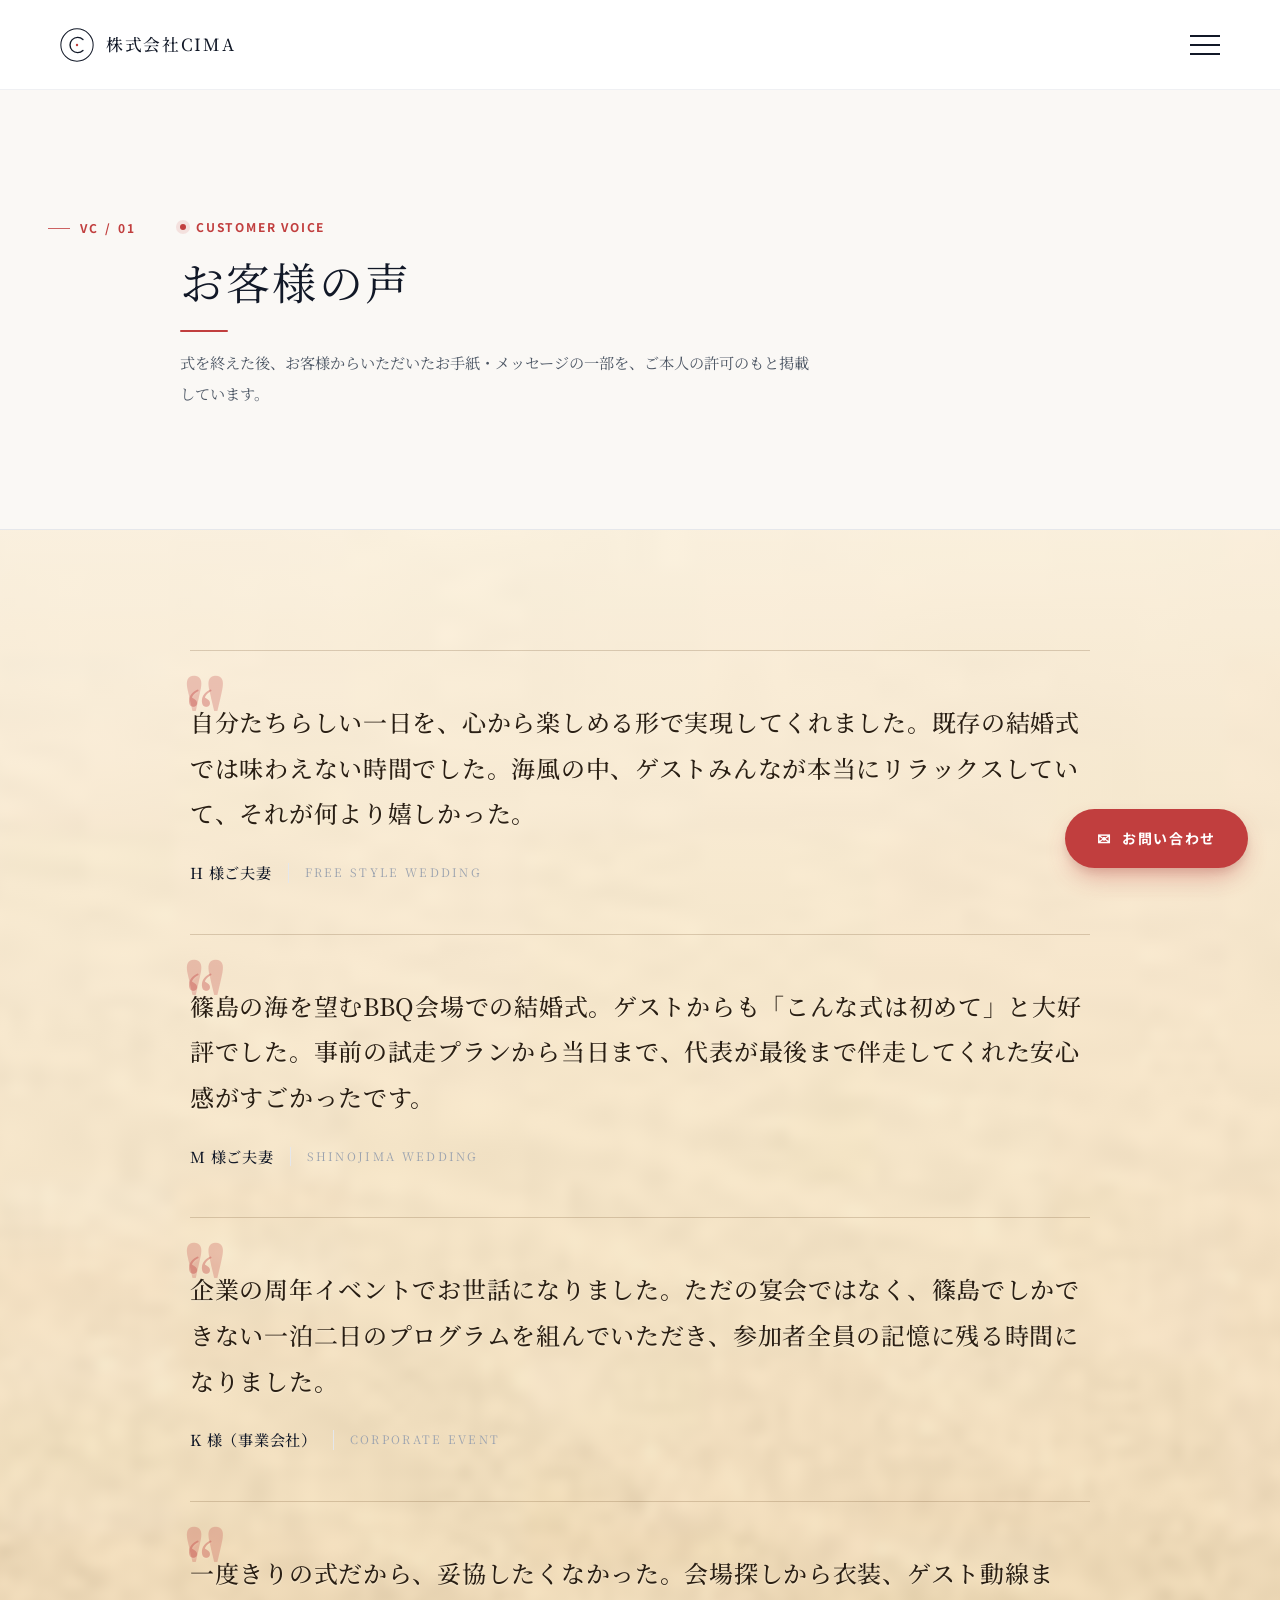
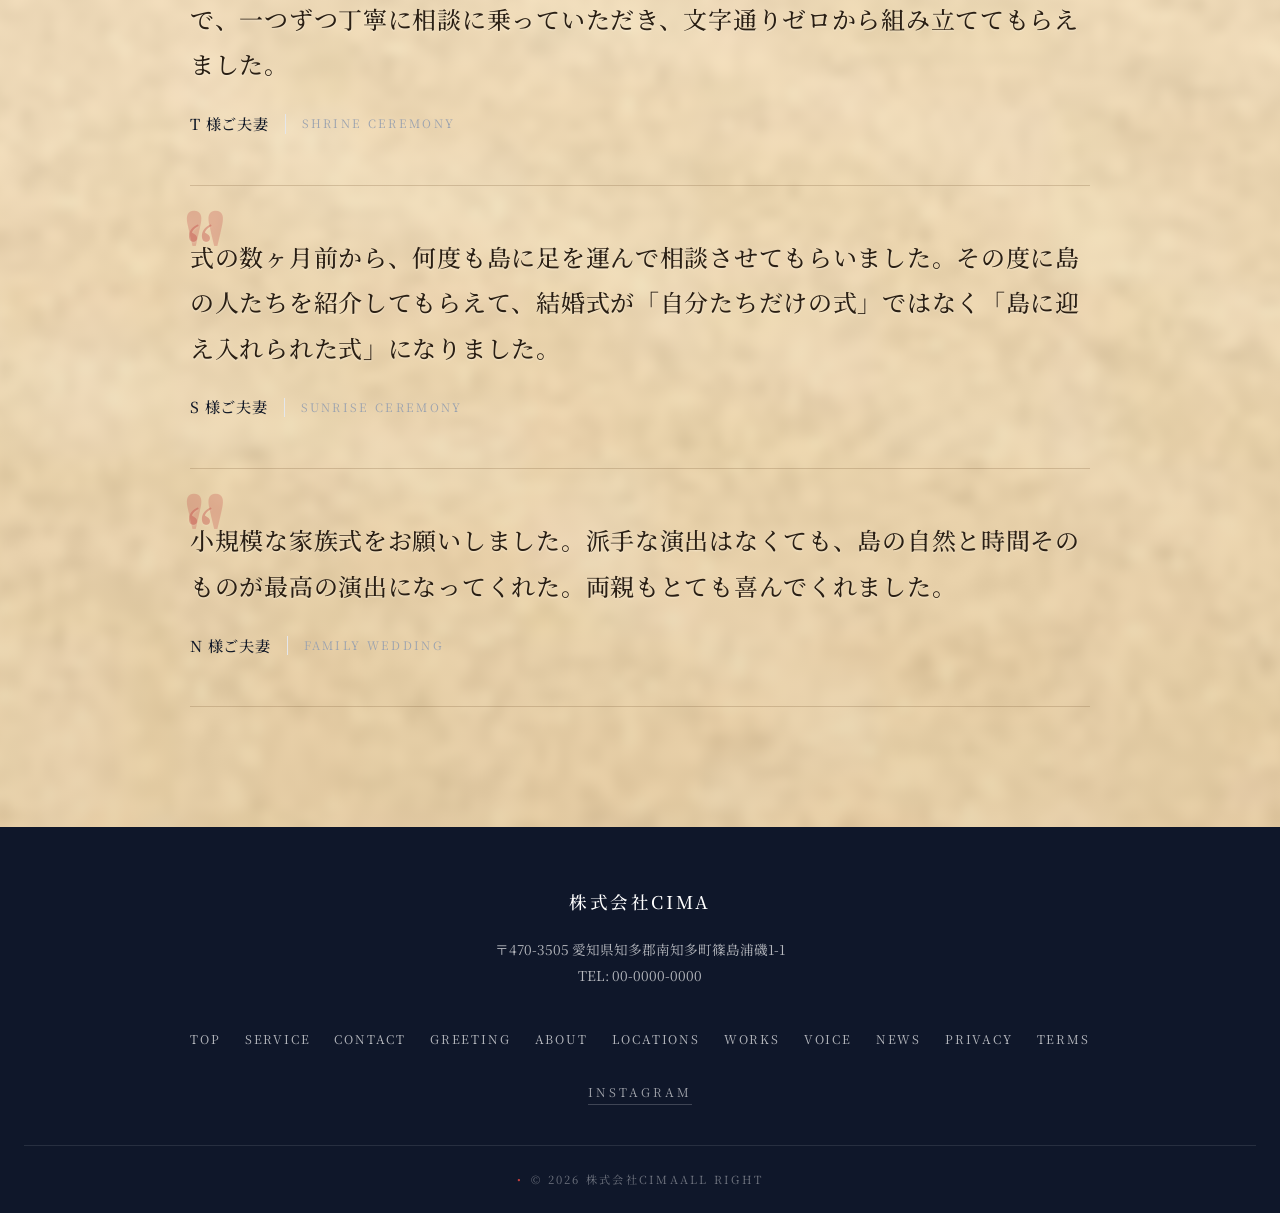
<file: voice.html>
<!DOCTYPE html>
<html lang="ja">
<head>
  <meta charset="UTF-8">
  <title>お客様の声 | 株式会社CIMA</title>
  <meta name="viewport" content="width=device-width, initial-scale=1.0">
  <meta name="description" content="株式会社CIMAでフリースタイルウエディング・イベントを実施されたお客様の声。">
  <link rel="preconnect" href="https://fonts.googleapis.com">
  <link rel="preconnect" href="https://fonts.gstatic.com" crossorigin>
  <link href="https://fonts.googleapis.com/css2?family=Noto+Sans+JP:wght@300;400;500;700;900&family=Noto+Serif+JP:wght@300;400;500;700;900&display=swap" rel="stylesheet">
  <link rel="stylesheet" href="css/style.css">
  <script src="js/layout.js" defer></script>
  <script src="js/hamburger.js" defer></script>
  <script src="js/scroll-animation.js" defer></script>
</head>
<body>
  <div data-partial="header"></div>

  <main>
    <section class="sub-hero sec-pad">
      <div class="container">
        <div class="sec-head">
          <span class="sec-num">VC / 01</span>
          <div class="sec-head-inner">
            <p class="sec-label">Customer Voice</p>
            <h2 class="sec-title">お客様の声</h2>
            <p class="sub-hero-lead">式を終えた後、お客様からいただいたお手紙・メッセージの一部を、ご本人の許可のもと掲載しています。</p>
          </div>
        </div>
      </div>
    </section>

    <section class="sec-pad bg-sand">
      <div class="container">
        <div class="voice-grid">
          <div class="voice-card reveal-up">
            <p class="voice-quote">自分たちらしい一日を、心から楽しめる形で実現してくれました。既存の結婚式では味わえない時間でした。海風の中、ゲストみんなが本当にリラックスしていて、それが何より嬉しかった。</p>
            <div class="voice-meta">
              <div>
                <div class="voice-name">H 様ご夫妻</div>
              </div>
              <div class="voice-role">Free Style Wedding</div>
            </div>
          </div>
          <div class="voice-card reveal-up">
            <p class="voice-quote">篠島の海を望むBBQ会場での結婚式。ゲストからも「こんな式は初めて」と大好評でした。事前の試走プランから当日まで、代表が最後まで伴走してくれた安心感がすごかったです。</p>
            <div class="voice-meta">
              <div>
                <div class="voice-name">M 様ご夫妻</div>
              </div>
              <div class="voice-role">Shinojima Wedding</div>
            </div>
          </div>
          <div class="voice-card reveal-up">
            <p class="voice-quote">企業の周年イベントでお世話になりました。ただの宴会ではなく、篠島でしかできない一泊二日のプログラムを組んでいただき、参加者全員の記憶に残る時間になりました。</p>
            <div class="voice-meta">
              <div>
                <div class="voice-name">K 様（事業会社）</div>
              </div>
              <div class="voice-role">Corporate Event</div>
            </div>
          </div>
          <div class="voice-card reveal-up">
            <p class="voice-quote">一度きりの式だから、妥協したくなかった。会場探しから衣装、ゲスト動線まで、一つずつ丁寧に相談に乗っていただき、文字通りゼロから組み立ててもらえました。</p>
            <div class="voice-meta">
              <div>
                <div class="voice-name">T 様ご夫妻</div>
              </div>
              <div class="voice-role">Shrine Ceremony</div>
            </div>
          </div>
          <div class="voice-card reveal-up">
            <p class="voice-quote">式の数ヶ月前から、何度も島に足を運んで相談させてもらいました。その度に島の人たちを紹介してもらえて、結婚式が「自分たちだけの式」ではなく「島に迎え入れられた式」になりました。</p>
            <div class="voice-meta">
              <div>
                <div class="voice-name">S 様ご夫妻</div>
              </div>
              <div class="voice-role">Sunrise Ceremony</div>
            </div>
          </div>
          <div class="voice-card reveal-up">
            <p class="voice-quote">小規模な家族式をお願いしました。派手な演出はなくても、島の自然と時間そのものが最高の演出になってくれた。両親もとても喜んでくれました。</p>
            <div class="voice-meta">
              <div>
                <div class="voice-name">N 様ご夫妻</div>
              </div>
              <div class="voice-role">Family Wedding</div>
            </div>
          </div>
        </div>
      </div>
    </section>
  </main>

  <div data-partial="footer"></div>
  <div data-partial="floating"></div>
</body>
</html>
</file>
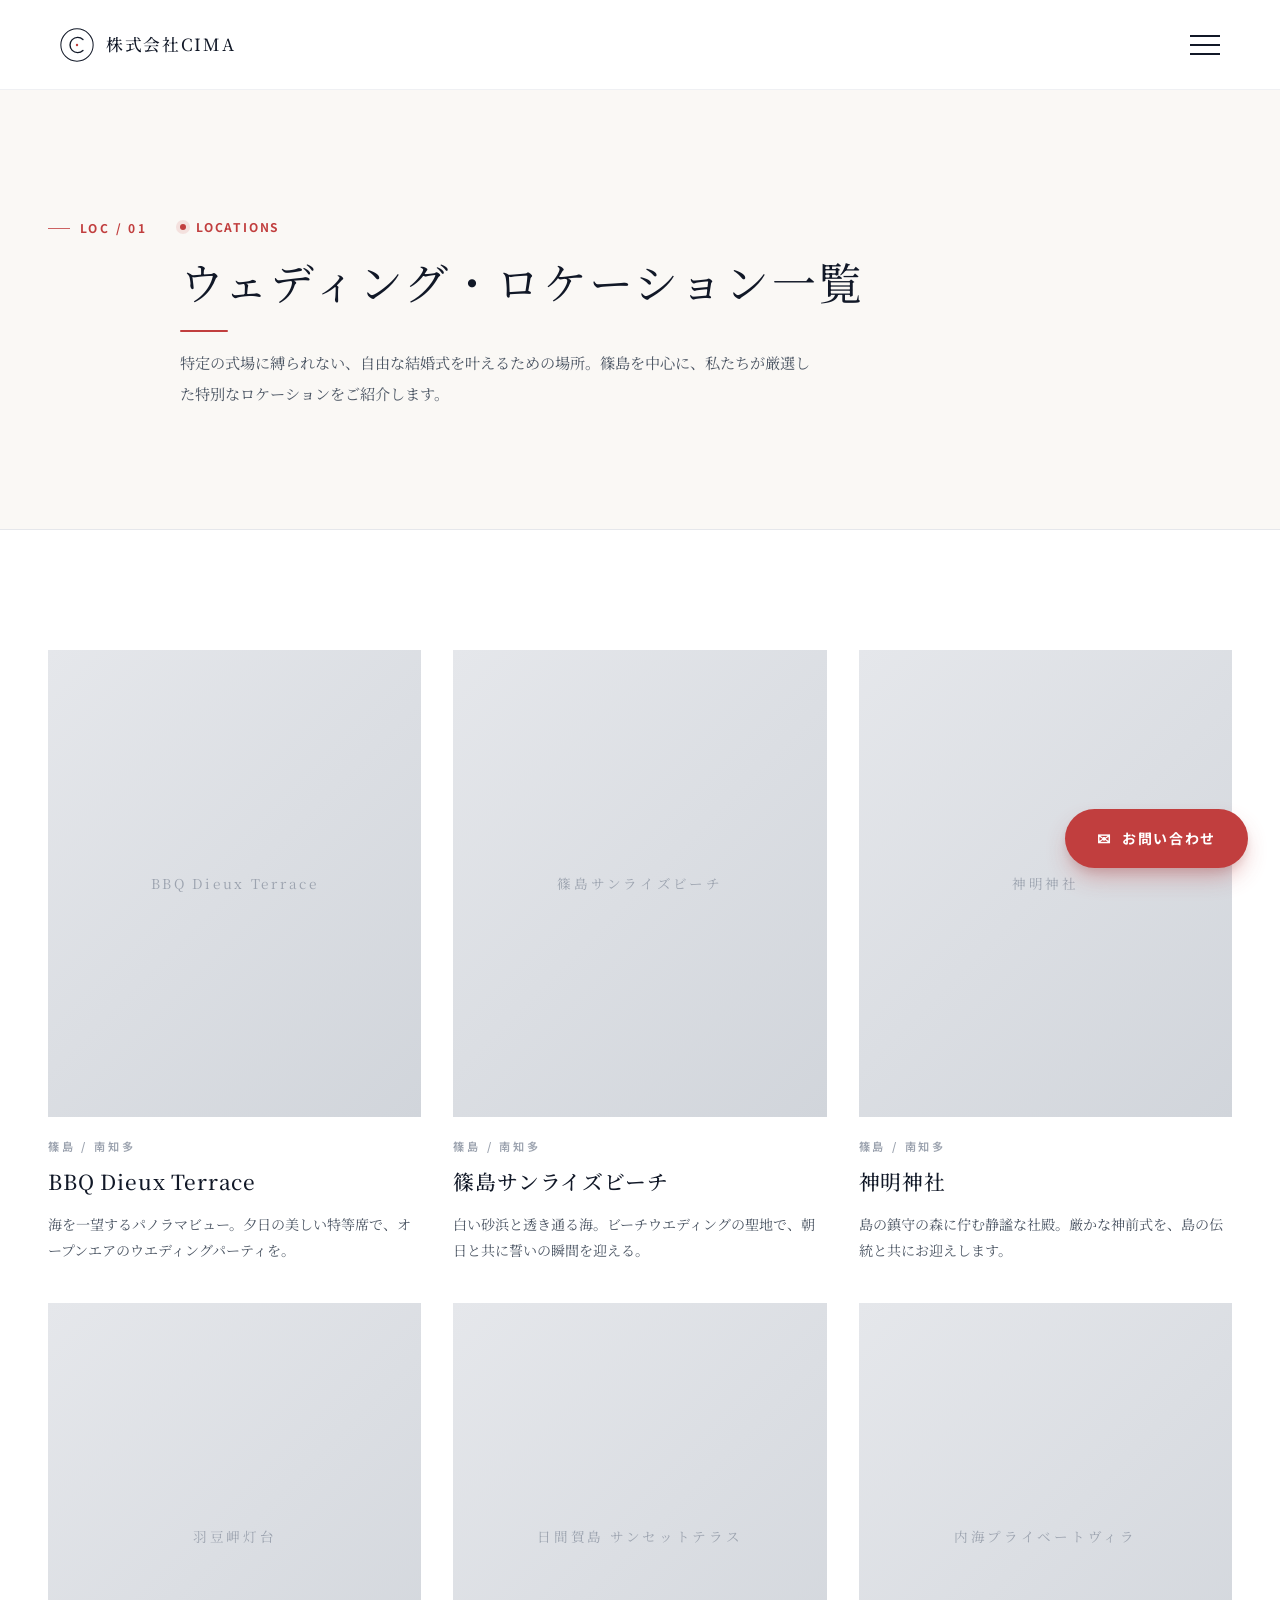
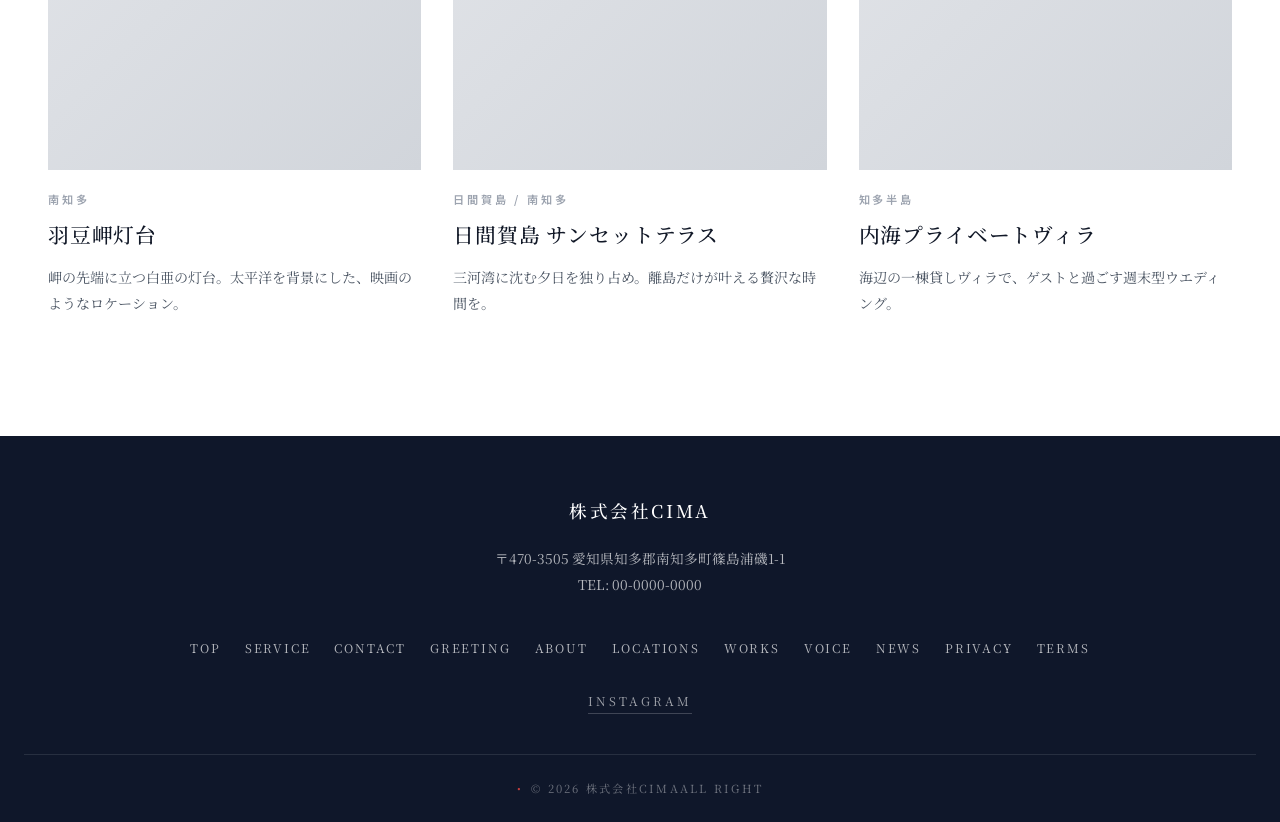
<file: wedding-venues.html>
<!DOCTYPE html>
<html lang="ja">
<head>
  <meta charset="UTF-8">
  <title>ロケーション一覧 | 株式会社CIMA</title>
  <meta name="viewport" content="width=device-width, initial-scale=1.0">
  <link rel="preconnect" href="https://fonts.googleapis.com">
  <link rel="preconnect" href="https://fonts.gstatic.com" crossorigin>
  <link href="https://fonts.googleapis.com/css2?family=Noto+Sans+JP:wght@300;400;500;700;900&family=Noto+Serif+JP:wght@300;400;500;700;900&display=swap" rel="stylesheet">
  <link rel="stylesheet" href="css/style.css">
  <script src="js/layout.js" defer></script>
  <script src="js/hamburger.js" defer></script>
  <script src="js/scroll-animation.js" defer></script>
  <script src="js/cms.js" defer></script>
</head>
<body>
  <div data-partial="header"></div>

  <main>
    <section class="sub-hero sec-pad bg-gray">
      <div class="container">
        <div class="sec-head">
          <span class="sec-num">LOC / 01</span>
          <div class="sec-head-inner">
            <p class="sec-label">Locations</p>
            <h2 class="sec-title">ウェディング・ロケーション一覧</h2>
            <p class="sub-hero-lead">特定の式場に縛られない、自由な結婚式を叶えるための場所。篠島を中心に、私たちが厳選した特別なロケーションをご紹介します。</p>
          </div>
        </div>
      </div>
    </section>

    <section class="sec-pad">
      <div class="container">
        <div class="location-grid" id="location-grid">
          <div class="location-loading">読み込み中...</div>
        </div>
      </div>
    </section>
  </main>

  <div data-partial="footer"></div>
  <div data-partial="floating"></div>
</body>
</html>
</file>
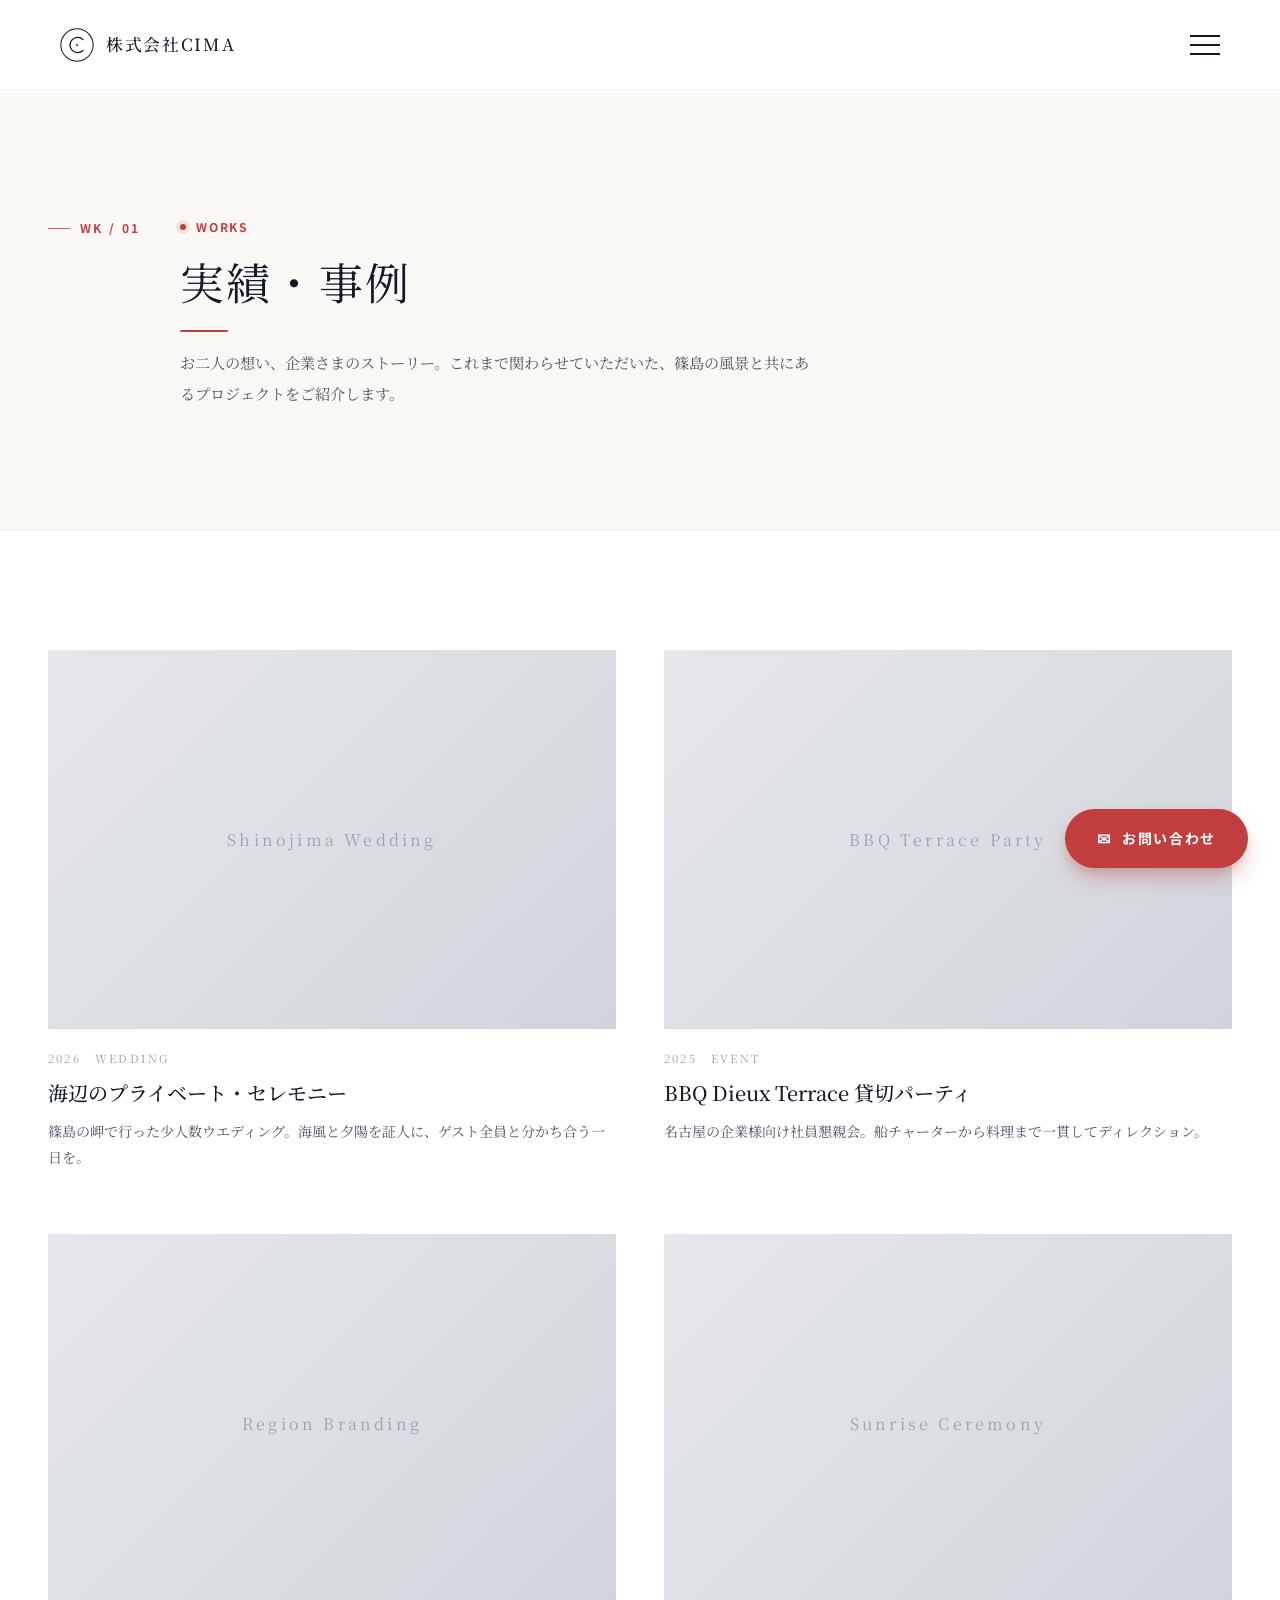
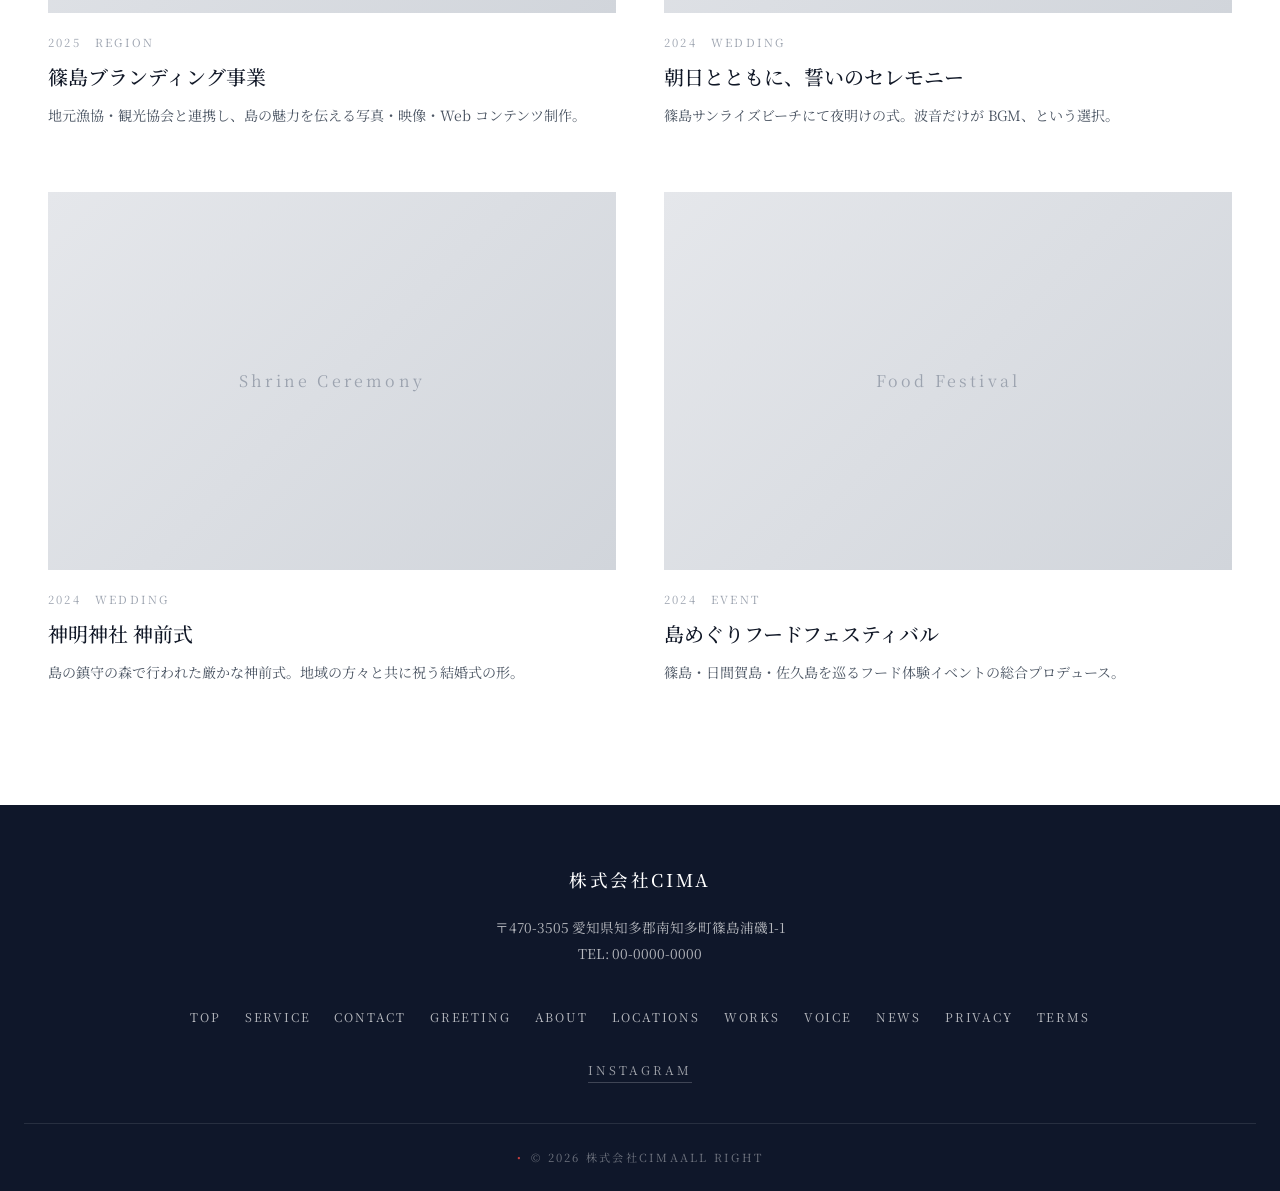
<file: works.html>
<!DOCTYPE html>
<html lang="ja">
<head>
  <meta charset="UTF-8">
  <title>実績・事例 | 株式会社CIMA</title>
  <meta name="viewport" content="width=device-width, initial-scale=1.0">
  <meta name="description" content="株式会社CIMAのウエディング・イベント・地域プロジェクトの実績事例。">
  <link rel="preconnect" href="https://fonts.googleapis.com">
  <link rel="preconnect" href="https://fonts.gstatic.com" crossorigin>
  <link href="https://fonts.googleapis.com/css2?family=Noto+Sans+JP:wght@300;400;500;700;900&family=Noto+Serif+JP:wght@300;400;500;700;900&display=swap" rel="stylesheet">
  <link rel="stylesheet" href="css/style.css">
  <script src="js/layout.js" defer></script>
  <script src="js/hamburger.js" defer></script>
  <script src="js/scroll-animation.js" defer></script>
</head>
<body>
  <div data-partial="header"></div>

  <main>
    <section class="sub-hero sec-pad">
      <div class="container">
        <div class="sec-head">
          <span class="sec-num">WK / 01</span>
          <div class="sec-head-inner">
            <p class="sec-label">Works</p>
            <h2 class="sec-title">実績・事例</h2>
            <p class="sub-hero-lead">お二人の想い、企業さまのストーリー。これまで関わらせていただいた、篠島の風景と共にあるプロジェクトをご紹介します。</p>
          </div>
        </div>
      </div>
    </section>

    <section class="sec-pad">
      <div class="container">
        <div class="works-grid">
          <a href="#" class="work-card fade-in">
            <div class="work-thumb">
              <div class="work-thumb-placeholder">Shinojima Wedding</div>
            </div>
            <div class="work-meta"><span>2026</span><span>Wedding</span></div>
            <h3 class="work-title">海辺のプライベート・セレモニー</h3>
            <p class="work-desc">篠島の岬で行った少人数ウエディング。海風と夕陽を証人に、ゲスト全員と分かち合う一日を。</p>
          </a>
          <a href="#" class="work-card fade-in">
            <div class="work-thumb">
              <div class="work-thumb-placeholder">BBQ Terrace Party</div>
            </div>
            <div class="work-meta"><span>2025</span><span>Event</span></div>
            <h3 class="work-title">BBQ Dieux Terrace 貸切パーティ</h3>
            <p class="work-desc">名古屋の企業様向け社員懇親会。船チャーターから料理まで一貫してディレクション。</p>
          </a>
          <a href="#" class="work-card fade-in">
            <div class="work-thumb">
              <div class="work-thumb-placeholder">Region Branding</div>
            </div>
            <div class="work-meta"><span>2025</span><span>Region</span></div>
            <h3 class="work-title">篠島ブランディング事業</h3>
            <p class="work-desc">地元漁協・観光協会と連携し、島の魅力を伝える写真・映像・Web コンテンツ制作。</p>
          </a>
          <a href="#" class="work-card fade-in">
            <div class="work-thumb">
              <div class="work-thumb-placeholder">Sunrise Ceremony</div>
            </div>
            <div class="work-meta"><span>2024</span><span>Wedding</span></div>
            <h3 class="work-title">朝日とともに、誓いのセレモニー</h3>
            <p class="work-desc">篠島サンライズビーチにて夜明けの式。波音だけが BGM、という選択。</p>
          </a>
          <a href="#" class="work-card fade-in">
            <div class="work-thumb">
              <div class="work-thumb-placeholder">Shrine Ceremony</div>
            </div>
            <div class="work-meta"><span>2024</span><span>Wedding</span></div>
            <h3 class="work-title">神明神社 神前式</h3>
            <p class="work-desc">島の鎮守の森で行われた厳かな神前式。地域の方々と共に祝う結婚式の形。</p>
          </a>
          <a href="#" class="work-card fade-in">
            <div class="work-thumb">
              <div class="work-thumb-placeholder">Food Festival</div>
            </div>
            <div class="work-meta"><span>2024</span><span>Event</span></div>
            <h3 class="work-title">島めぐりフードフェスティバル</h3>
            <p class="work-desc">篠島・日間賀島・佐久島を巡るフード体験イベントの総合プロデュース。</p>
          </a>
        </div>
      </div>
    </section>
  </main>

  <div data-partial="footer"></div>
  <div data-partial="floating"></div>
</body>
</html>
</file>
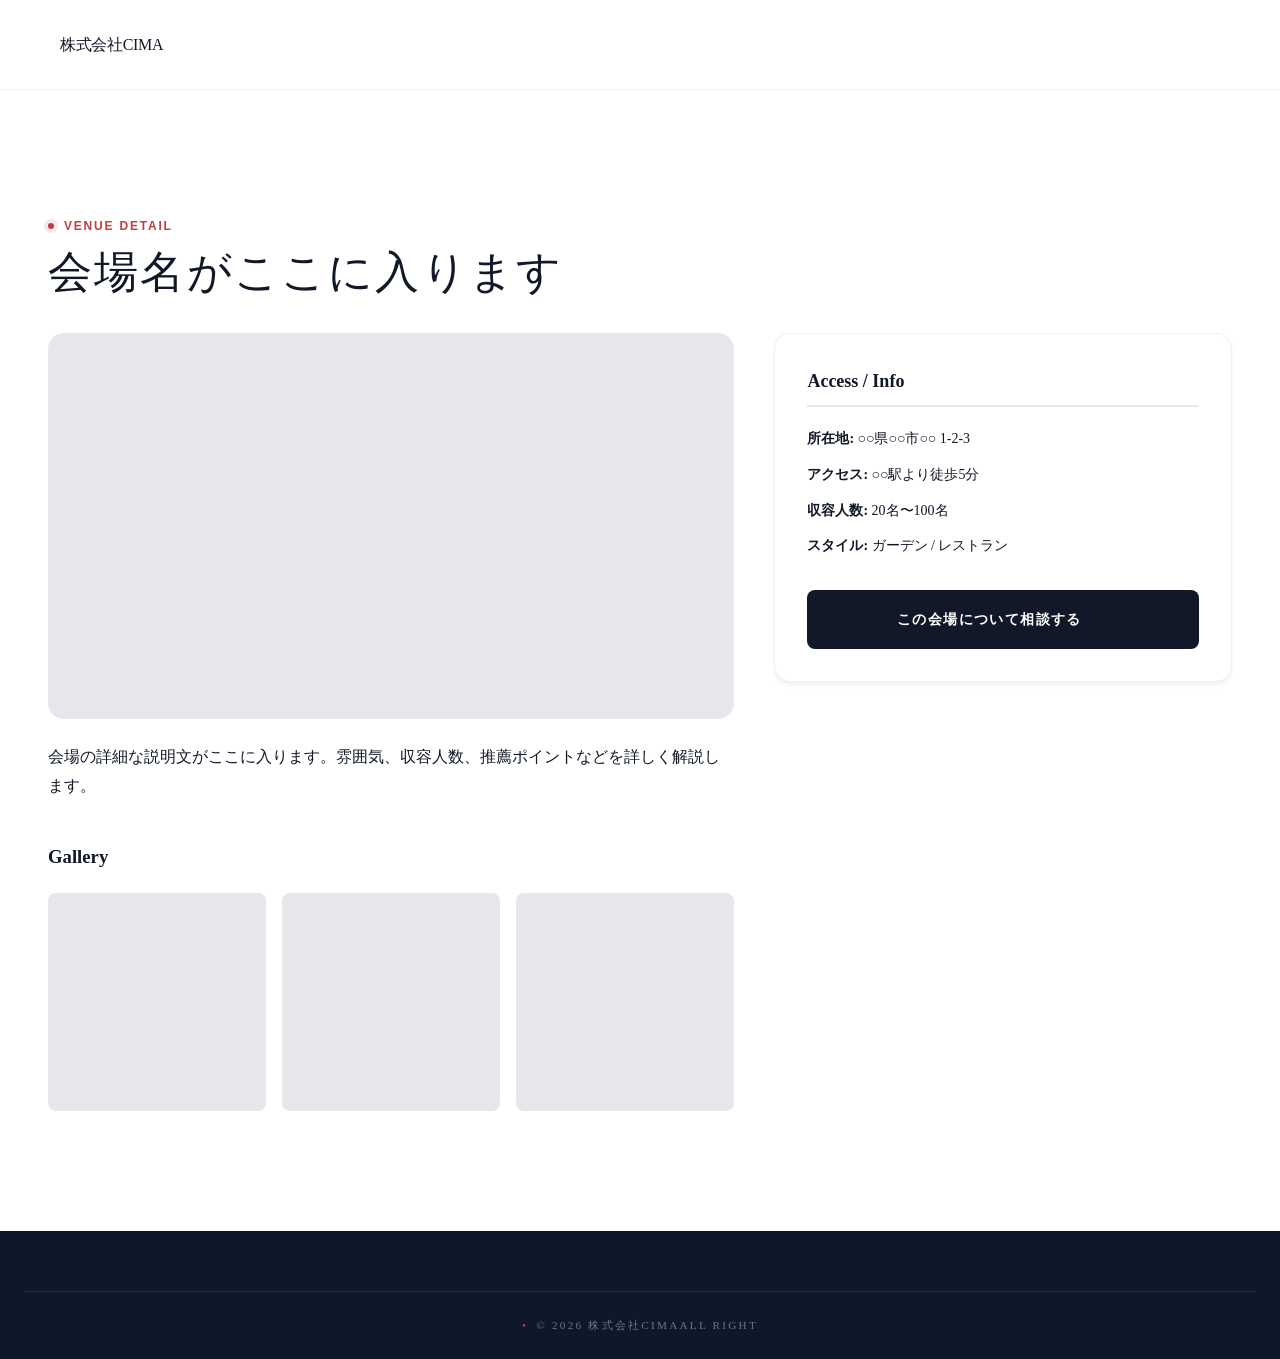
<file: wedding-venues/template.html>
<!DOCTYPE html>
<html lang="ja">
<head>
  <meta charset="UTF-8">
  <title>会場名 | 株式会社CIMA</title>
  <meta name="viewport" content="width=device-width, initial-scale=1.0">
  <link rel="stylesheet" href="../css/style.css">
</head>
<body>
  <header class="site-header">
    <a href="../index.html" class="logo">株式会社CIMA</a>
  </header>

  <main>
    <section class="sec-pad">
      <div class="container">
        <p class="sec-label">VENUE DETAIL</p>
        <h1 class="sec-title" style="text-align: left; margin-bottom: 32px;">会場名がここに入ります</h1>
        
        <div style="display: grid; grid-template-columns: 1.5fr 1fr; gap: 40px;" class="grid-r">
          <div class="fade-in">
            <div style="aspect-ratio: 16/9; background: var(--border); border-radius: var(--radius); margin-bottom: 24px;"></div>
            <div class="venue-description" style="line-height: 1.8;">
              <p>会場の詳細な説明文がここに入ります。雰囲気、収容人数、推薦ポイントなどを詳しく解説します。</p>
            </div>
            
            <div class="venue-gallery" style="margin-top: 40px;">
              <h3 style="margin-bottom: 20px;">Gallery</h3>
              <div style="display: grid; grid-template-columns: repeat(3, 1fr); gap: 16px;">
                <div style="aspect-ratio: 1/1; background: var(--border); border-radius: var(--radius-sm);"></div>
                <div style="aspect-ratio: 1/1; background: var(--border); border-radius: var(--radius-sm);"></div>
                <div style="aspect-ratio: 1/1; background: var(--border); border-radius: var(--radius-sm);"></div>
              </div>
            </div>
          </div>
          
          <div class="fade-in">
            <div class="card" style="padding: 32px;">
              <h3 style="font-size: 1.125rem; margin-bottom: 20px; border-bottom: 2px solid var(--border); padding-bottom: 8px;">Access / Info</h3>
              <ul style="list-style: none; font-size: 0.875rem;">
                <li style="margin-bottom: 12px;"><strong>所在地:</strong> ○○県○○市○○ 1-2-3</li>
                <li style="margin-bottom: 12px;"><strong>アクセス:</strong> ○○駅より徒歩5分</li>
                <li style="margin-bottom: 12px;"><strong>収容人数:</strong> 20名〜100名</li>
                <li style="margin-bottom: 12px;"><strong>スタイル:</strong> ガーデン / レストラン</li>
              </ul>
              <div style="margin-top: 32px;">
                <a href="../contact.html" class="btn btn-primary" style="width: 100%;">この会場について相談する</a>
              </div>
            </div>
          </div>
        </div>
      </div>
    </section>
  </main>

  <footer class="site-footer">
    <div class="footer-copyright"><p>© 2026 株式会社CIMAALL RIGHT</p></div>
  </footer>
  <script src="../js/hamburger.js"></script>
  <script src="../js/scroll-animation.js"></script>
</body>
</html>
</file>
<file: css/style.css>
@import url('variables.css');
@import url('components.css');
@import url('animations.css');
@import url('responsive.css');

/* Custom overrides or page-specific tweaks can go here */
.divider svg {
  width: 100%;
  height: auto;
  min-height: 40px;
}

/* Parallax fallback for Mobile */
@media (hover: none) {
  .hero-section, .service-parallax {
    background-attachment: scroll !important;
  }
}
</file>
